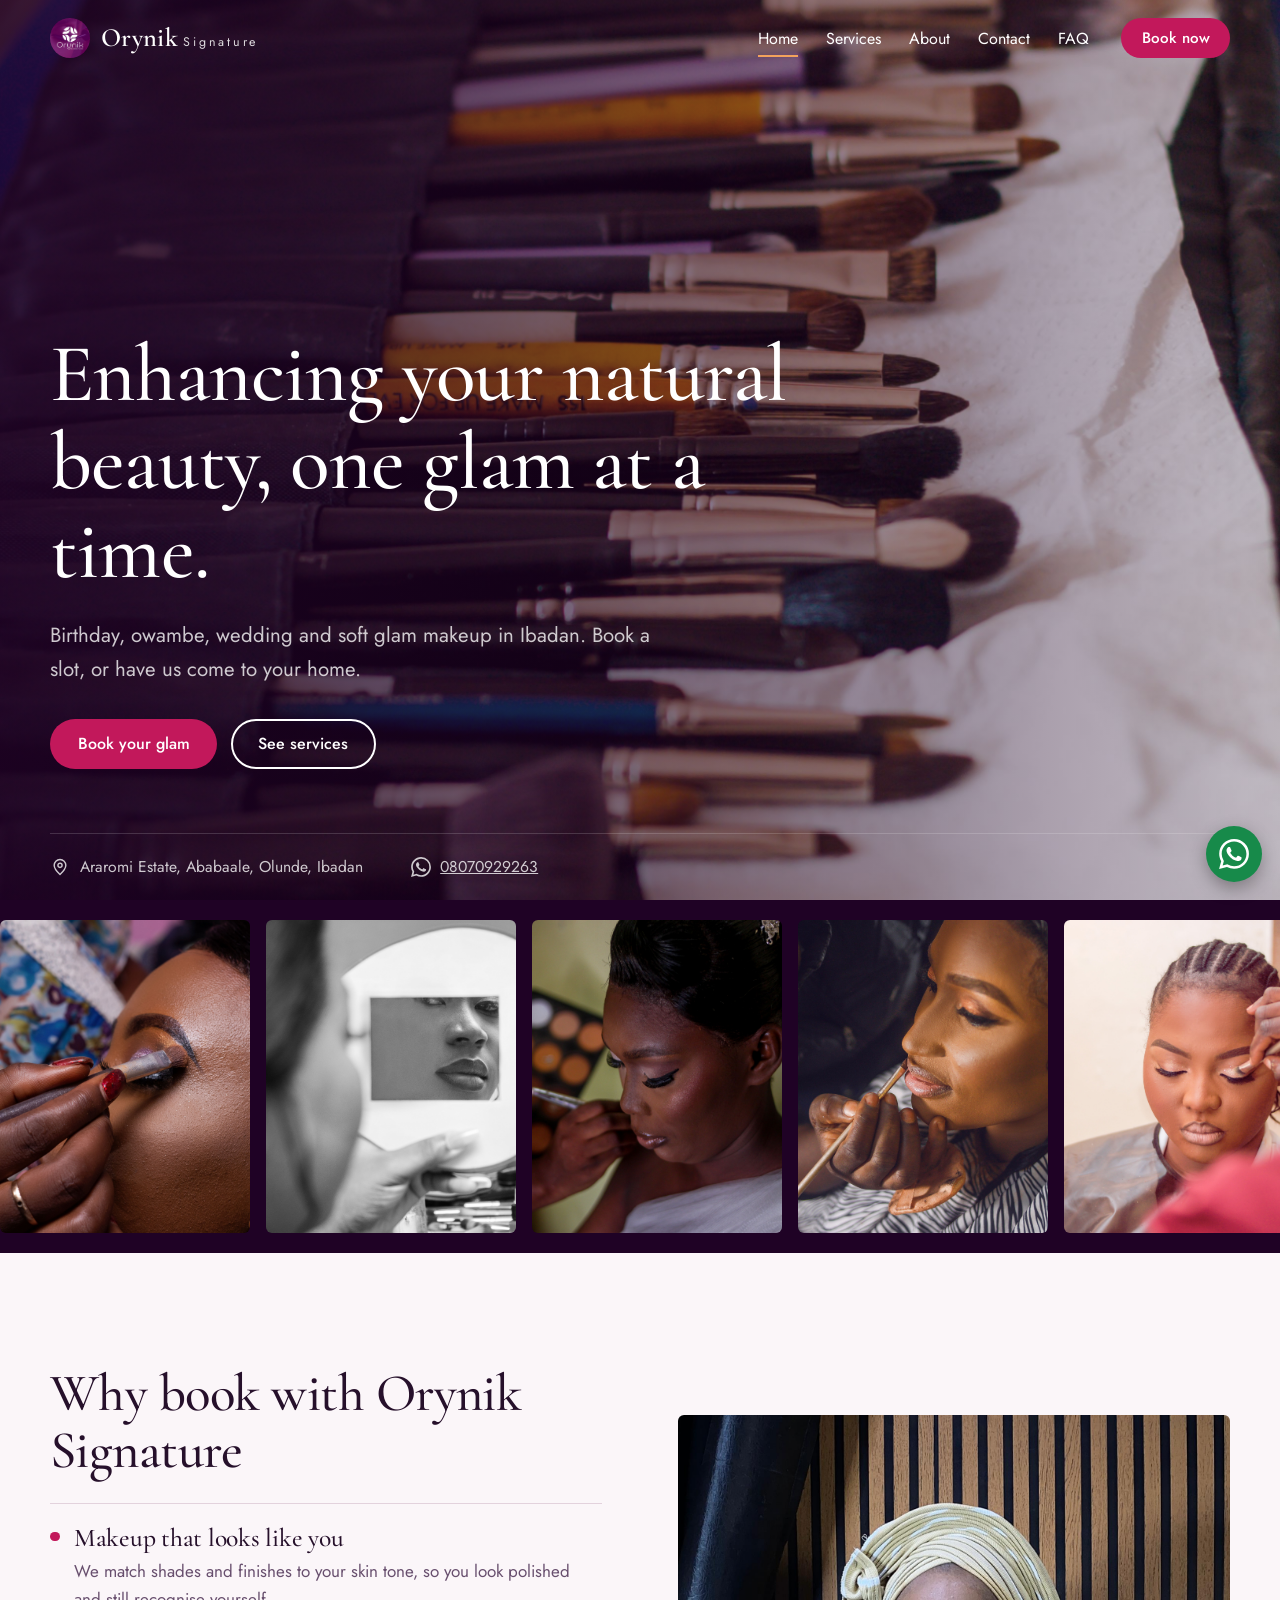
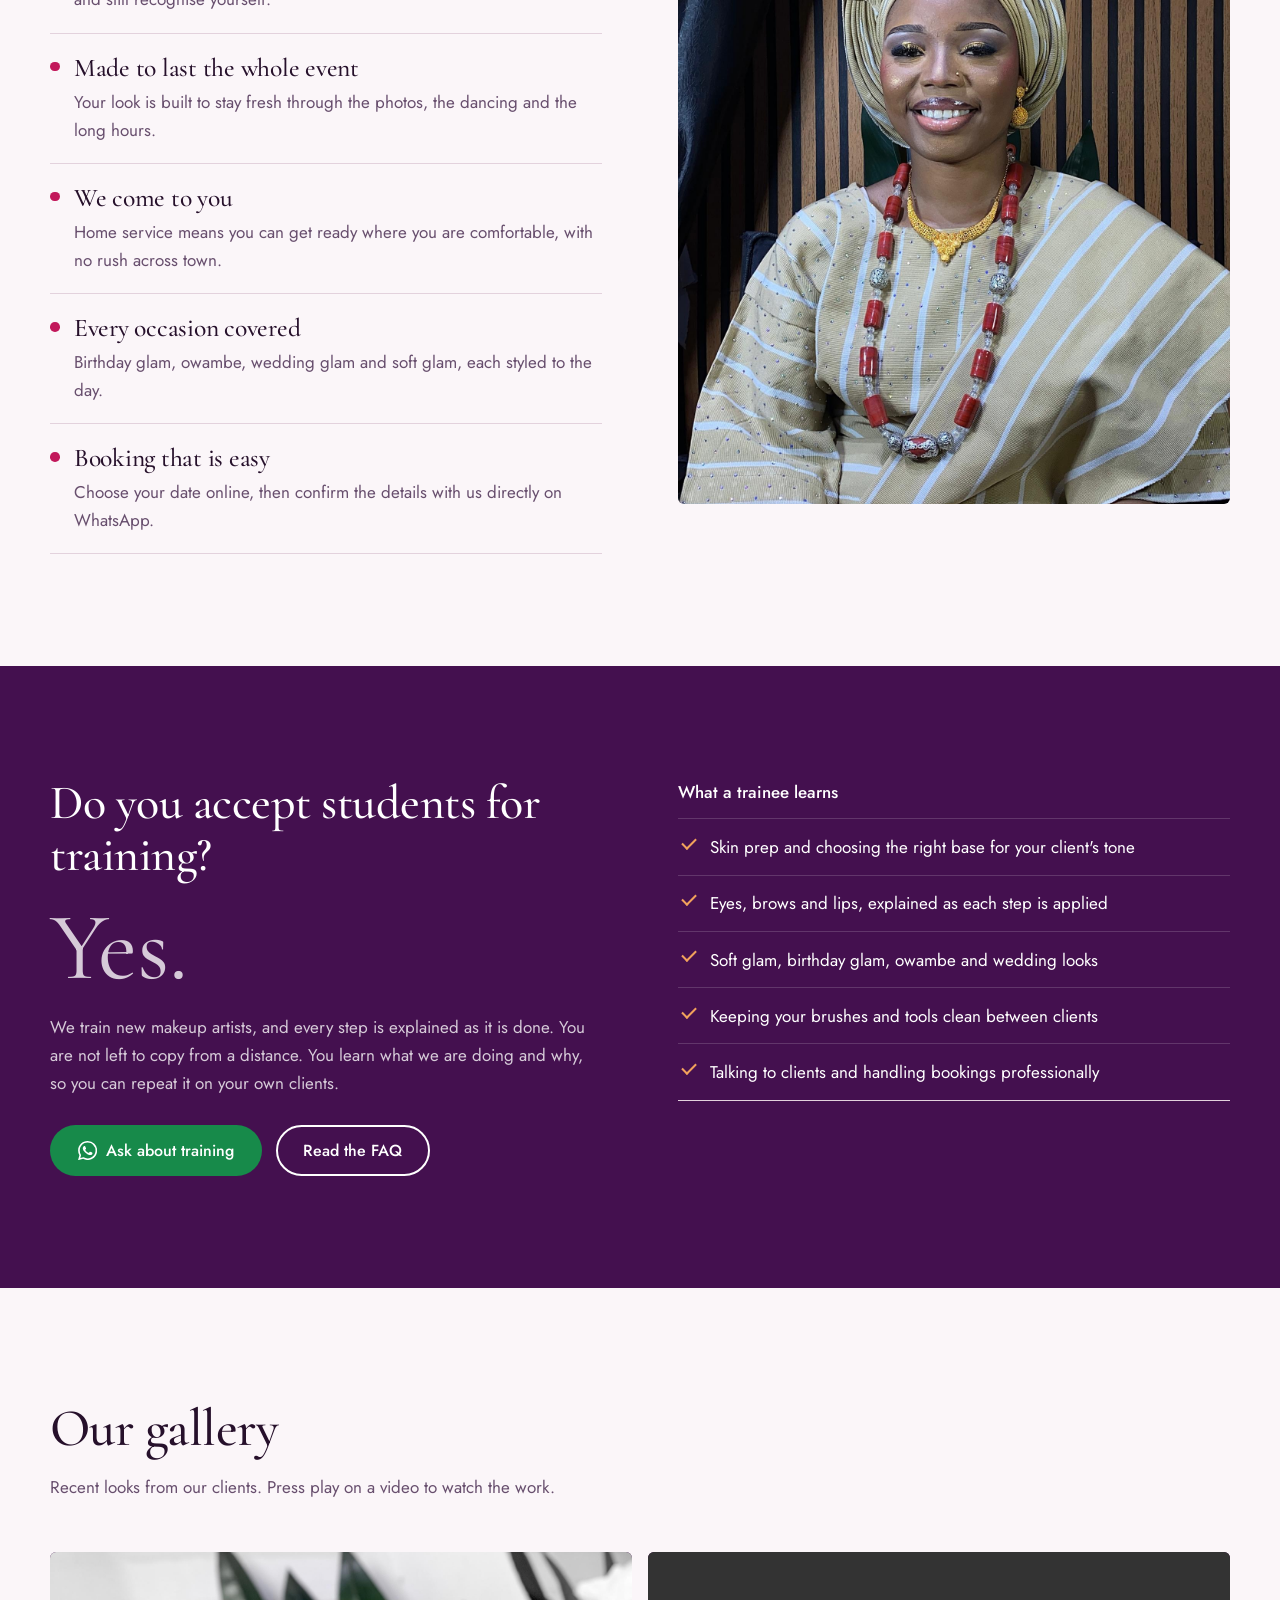
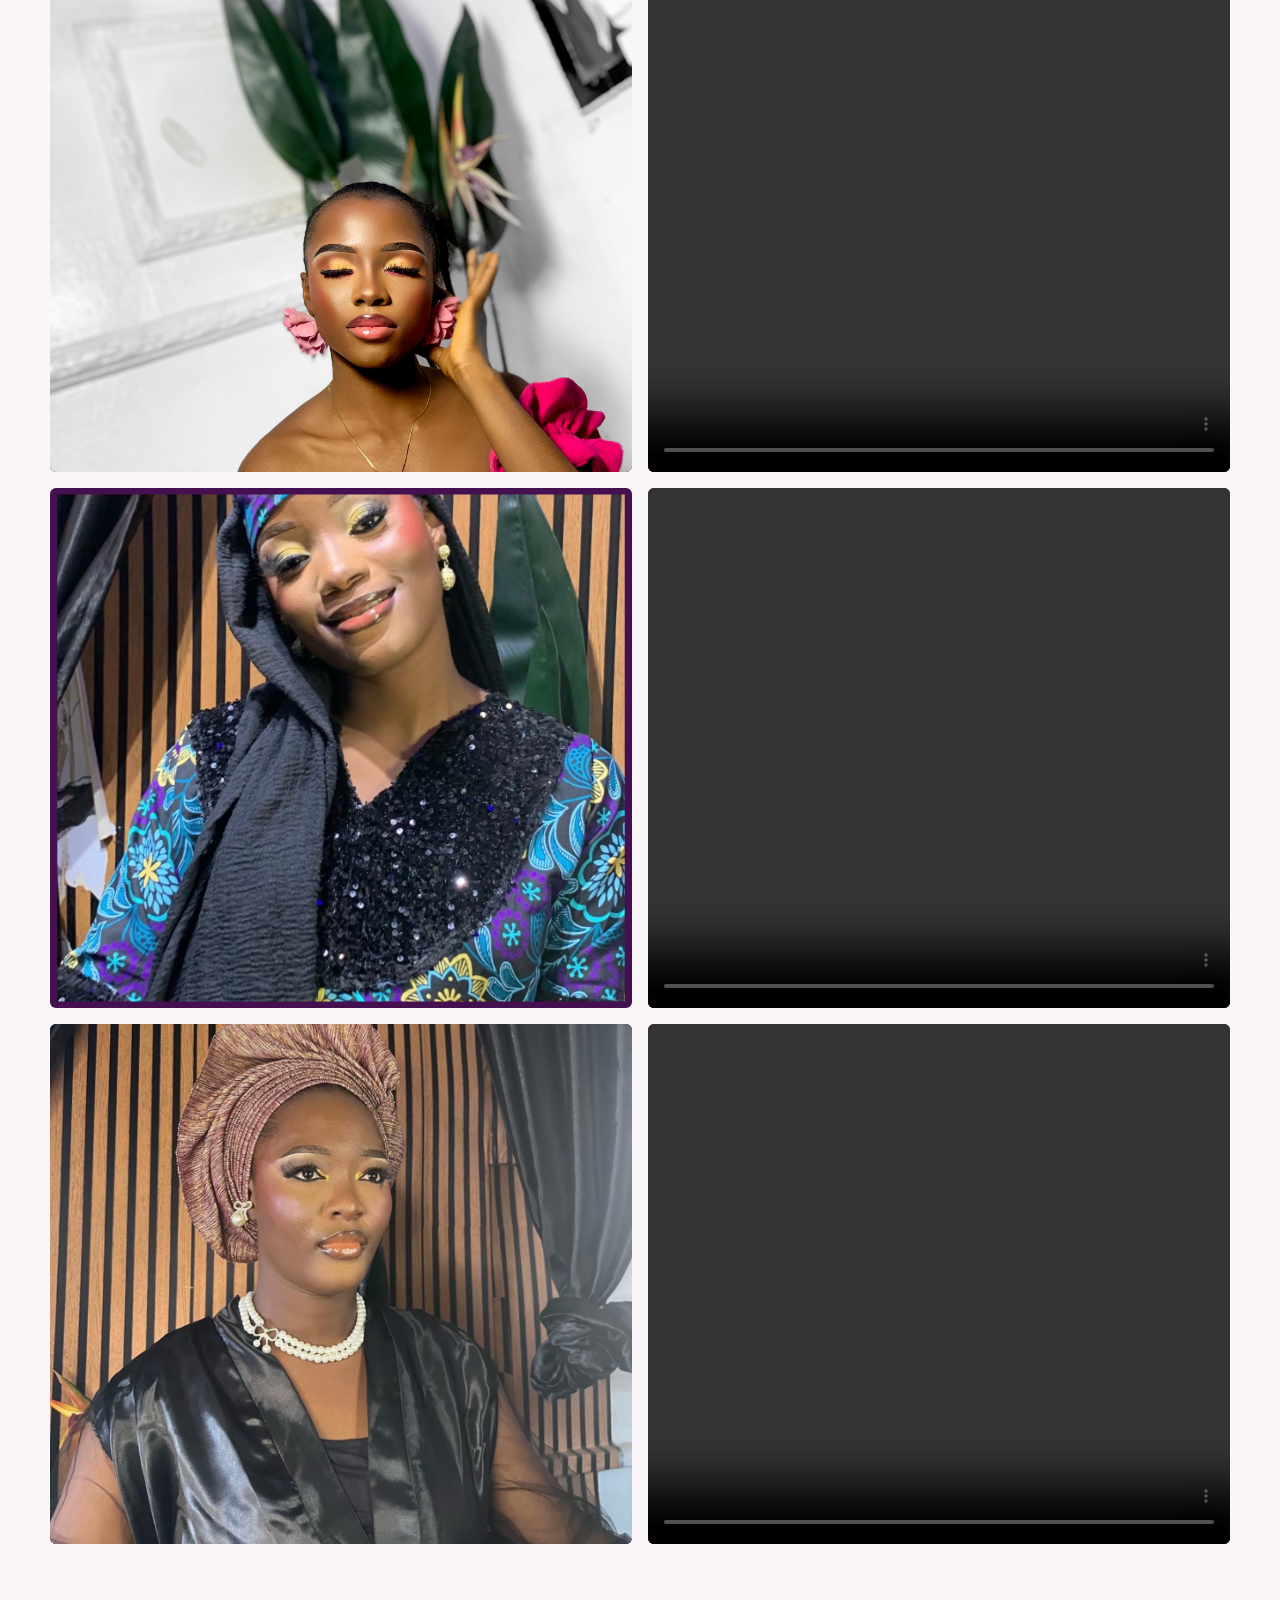
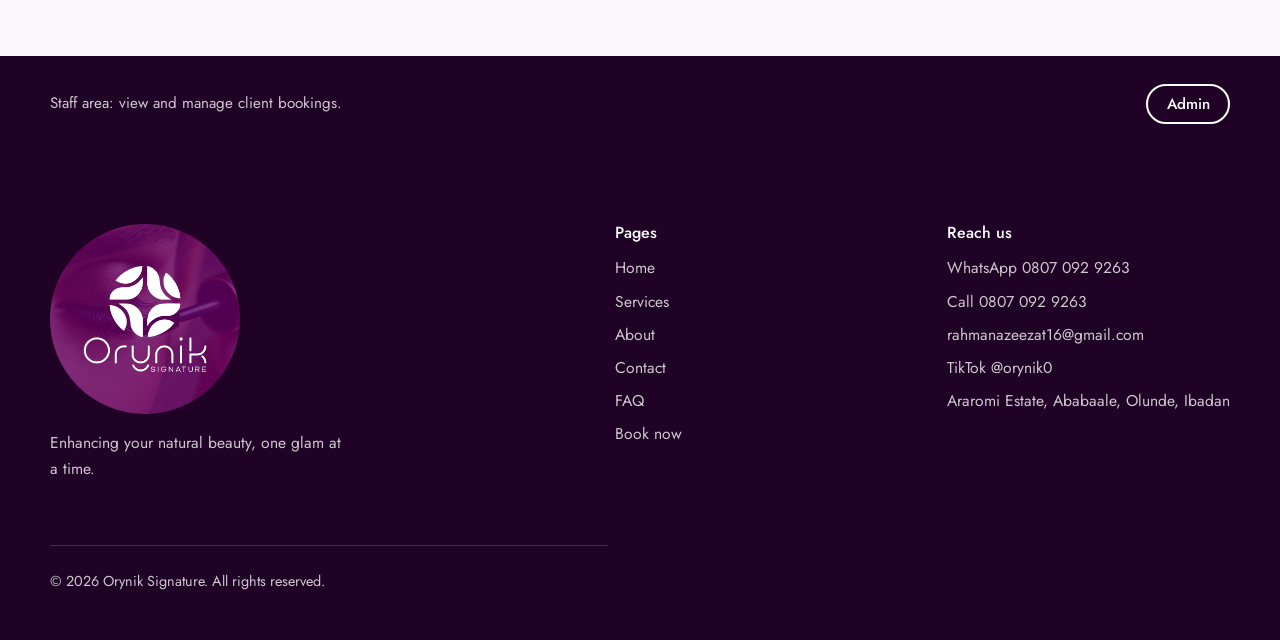
<file: index.html>
<!DOCTYPE html>
<html lang="en">
<head>
<meta charset="utf-8">
<meta name="viewport" content="width=device-width, initial-scale=1">
<title>Orynik Signature | Makeup artist in Ibadan</title>
<meta name="description" content="Orynik Signature offers birthday glam, owambe, wedding glam, soft glam and home service makeup in Ibadan. Book online.">
<meta name="theme-color" content="#2e0636">
<meta property="og:title" content="Orynik Signature | Makeup artist in Ibadan">
<meta property="og:description" content="Orynik Signature offers birthday glam, owambe, wedding glam, soft glam and home service makeup in Ibadan. Book online.">
<meta property="og:image" content="flyer.jpg">
<link rel="icon" href="logo.jpg" type="image/jpeg">
<link rel="preconnect" href="https://fonts.googleapis.com">
<link rel="preconnect" href="https://fonts.gstatic.com" crossorigin>
<link href="https://fonts.googleapis.com/css2?family=Cormorant+Garamond:ital,wght@0,500;0,600;1,500&family=Jost:wght@300;400;500&display=swap" rel="stylesheet">
<link rel="stylesheet" href="style.css">
</head>
<body class="">
<svg width="0" height="0" style="position:absolute" aria-hidden="true" focusable="false">
  <symbol id="i-wa" viewBox="0 0 24 24"><path d="M17.472 14.382c-.297-.149-1.758-.867-2.03-.967-.273-.099-.471-.148-.67.15-.197.297-.767.966-.94 1.164-.173.199-.347.223-.644.075-.297-.15-1.255-.463-2.39-1.475-.883-.788-1.48-1.761-1.653-2.059-.173-.297-.018-.458.13-.606.134-.133.298-.347.446-.52.149-.174.198-.298.298-.497.099-.198.05-.371-.025-.52-.075-.149-.669-1.612-.916-2.207-.242-.579-.487-.5-.669-.51-.173-.008-.371-.01-.57-.01-.198 0-.52.074-.792.372-.272.297-1.04 1.016-1.04 2.479 0 1.462 1.065 2.875 1.213 3.074.149.198 2.096 3.2 5.077 4.487.709.306 1.262.489 1.694.625.712.227 1.36.195 1.871.118.571-.085 1.758-.719 2.006-1.413.248-.694.248-1.289.173-1.413-.074-.124-.272-.198-.57-.347m-5.421 7.403h-.004a9.87 9.87 0 01-5.031-1.378l-.361-.214-3.741.982.998-3.648-.235-.374a9.86 9.86 0 01-1.51-5.26c.001-5.45 4.436-9.884 9.888-9.884 2.64 0 5.122 1.03 6.988 2.898a9.825 9.825 0 012.893 6.994c-.003 5.45-4.437 9.884-9.885 9.884m8.413-18.297A11.815 11.815 0 0012.05 0C5.495 0 .16 5.335.157 11.892c0 2.096.547 4.142 1.588 5.945L.057 24l6.305-1.654a11.882 11.882 0 005.683 1.448h.005c6.554 0 11.89-5.335 11.893-11.893a11.821 11.821 0 00-3.48-8.413Z"/></symbol>
  <symbol id="i-tt" viewBox="0 0 24 24"><path d="M12.525.02c1.31-.02 2.61-.01 3.91-.02.08 1.53.63 3.09 1.75 4.17 1.12 1.11 2.7 1.62 4.24 1.79v4.03c-1.44-.05-2.89-.35-4.2-.97-.57-.26-1.1-.59-1.62-.93-.01 2.92.01 5.84-.02 8.75-.08 1.4-.54 2.79-1.35 3.94-1.31 1.92-3.58 3.17-5.91 3.21-1.43.08-2.86-.31-4.08-1.03-2.02-1.19-3.44-3.37-3.65-5.71-.02-.5-.03-1-.01-1.49.18-1.9 1.12-3.72 2.58-4.96 1.66-1.44 3.98-2.13 6.15-1.72.02 1.48-.04 2.96-.04 4.44-.99-.32-2.15-.23-3.02.37-.63.41-1.11 1.04-1.36 1.75-.21.51-.15 1.07-.14 1.61.24 1.64 1.82 3.02 3.5 2.87 1.12-.01 2.19-.66 2.77-1.61.19-.33.4-.67.41-1.06.1-1.79.06-3.57.07-5.36.01-4.03-.01-8.05.02-12.07z"/></symbol>
  <symbol id="i-mail" viewBox="0 0 24 24"><rect x="3" y="5" width="18" height="14" rx="2"/><path d="m3 7 9 6 9-6"/></symbol>
  <symbol id="i-phone" viewBox="0 0 24 24"><path d="M5 4h4l2 5-2.5 1.5a11 11 0 0 0 5 5L15 13l5 2v4a2 2 0 0 1-2 2A16 16 0 0 1 3 6a2 2 0 0 1 2-2z"/></symbol>
  <symbol id="i-pin" viewBox="0 0 24 24"><path d="M12 21s-7-6.2-7-11a7 7 0 0 1 14 0c0 4.8-7 11-7 11z"/><circle cx="12" cy="10" r="2.5"/></symbol>
</svg>
<a class="skip-link" href="#main">Skip to content</a>
<header class="site-header" id="siteHeader">
  <div class="container site-header__bar">
    <a class="brand" href="index.html" aria-label="Orynik Signature, home">
      <img src="logo.jpg" alt="" loading="lazy" width="40" height="40">
      <span class="brand__name">Orynik<small>Signature</small></span>
    </a>
    <button class="nav-toggle" type="button" aria-expanded="false" aria-controls="primaryNav">
      <span class="nav-toggle__bars"></span><span class="visually-hidden">Menu</span>
    </button>
    <nav class="primary-nav" id="primaryNav" aria-label="Main">
      <ul><li><a href="index.html" aria-current="page">Home</a></li><li><a href="service.html">Services</a></li><li><a href="about.html">About</a></li><li><a href="contact.html">Contact</a></li><li><a href="faq.html">FAQ</a></li></ul>
      <a class="btn btn--primary btn--small" href="booknow.html">Book now</a>
    </nav>
  </div>
</header>
<main id="main">

<section class="hero" aria-labelledby="hero-title">
  <video class="hero__media" data-autoplay muted loop playsinline preload="none" poster="makeup1.jpg" aria-hidden="true">
    <source data-src="15741999-uhd_3840_2160_60fps.mp4" type="video/mp4">
  </video>
  <div class="hero__shade"></div>
  <div class="hero__inner">
    <div class="container">
      <div class="hero__content">
        <h1 id="hero-title">Enhancing your natural beauty, one glam at a time.</h1>
        <p class="hero__lede">Birthday, owambe, wedding and soft glam makeup in Ibadan. Book a slot, or have us come to your home.</p>
        <div class="btn-row">
          <a class="btn btn--primary" href="booknow.html">Book your glam</a>
          <a class="btn btn--ghost" href="service.html">See services</a>
        </div>
      </div>
    </div>
    <div class="container">
      <div class="hero__facts">
        <span><svg class="icon icon--stroke" aria-hidden="true"><use href="#i-pin"/></svg>Araromi Estate, Ababaale, Olunde, Ibadan</span>
        <span><svg class="icon" aria-hidden="true"><use href="#i-wa"/></svg><a href="https://wa.me/2348070929263" target="_blank" rel="noopener">08070929263</a></span>
      </div>
    </div>
  </div>
</section>

<section class="marquee" aria-label="Makeup and beauty tools">
  <div class="marquee__track" data-marquee>
      <div class="marquee__item"><img src="pexels-wayne-fotografias-1812121-11447772.jpg" alt="Close-up of makeup being applied" loading="lazy" width="250" height="312"></div>
      <div class="marquee__item"><img src="pexels-stephanefabricebass-11015104.jpg" alt="Black-and-white beauty portrait" loading="lazy" width="250" height="312"></div>
      <div class="marquee__item"><img src="pexels-chidy-34049570.jpg" alt="Client wearing a soft makeup look" loading="lazy" width="250" height="312"></div>
      <div class="marquee__item"><img src="pexels-chidy-31141635.jpg" alt="Close-up of a makeup artist at work" loading="lazy" width="250" height="312"></div>
      <div class="marquee__item"><img src="pexels-chidy-30576964.jpg" alt="Finished beauty look with natural makeup" loading="lazy" width="250" height="312"></div>
  </div>
</section>

<section class="section" aria-labelledby="why-title">
  <div class="container">
    <div class="split">
      <div class="reasons-intro">
        <h2 id="why-title">Why book with Orynik Signature</h2>
        <ul class="reasons">
          <li><h3>Makeup that looks like you</h3><p>We match shades and finishes to your skin tone, so you look polished and still recognise yourself.</p></li>
          <li><h3>Made to last the whole event</h3><p>Your look is built to stay fresh through the photos, the dancing and the long hours.</p></li>
          <li><h3>We come to you</h3><p>Home service means you can get ready where you are comfortable, with no rush across town.</p></li>
          <li><h3>Every occasion covered</h3><p>Birthday glam, owambe, wedding glam and soft glam, each styled to the day.</p></li>
          <li><h3>Booking that is easy</h3><p>Choose your date online, then confirm the details with us directly on WhatsApp.</p></li>
        </ul>
      </div>
      <div class="split__media split__media--tall">
        <img src="image1.jpg" alt="A client in a gold aso-oke outfit and gele, wearing a warm gold eye look and glossy lips" loading="lazy" width="800" height="1000">
      </div>
    </div>
  </div>
</section>

<section class="section section--deep training" aria-labelledby="training-title">
  <div class="container">
    <div class="split split--top">
      <div>
        <h2 class="training__question" id="training-title">Do you accept students for training?</h2>
        <p class="training__answer">Yes.</p>
        <p>We train new makeup artists, and every step is explained as it is done. You are not left to copy from a distance. You learn what we are doing and why, so you can repeat it on your own clients.</p>
        <div class="btn-row">
          <a class="btn btn--whatsapp" href="https://wa.me/2348070929263?text=Hello%20Orynik%20Signature%2C%20I%20would%20like%20to%20enquire%20about%20makeup%20training." target="_blank" rel="noopener"><svg class="icon" aria-hidden="true"><use href="#i-wa"/></svg>Ask about training</a>
          <a class="btn btn--ghost" href="faq.html">Read the FAQ</a>
        </div>
      </div>
      <div>
        <p style="margin-bottom:.75rem;color:#fff;font-weight:500">What a trainee learns</p>
        <ul class="ticklist ticklist--dark">
          <li>Skin prep and choosing the right base for your client's tone</li>
          <li>Eyes, brows and lips, explained as each step is applied</li>
          <li>Soft glam, birthday glam, owambe and wedding looks</li>
          <li>Keeping your brushes and tools clean between clients</li>
          <li>Talking to clients and handling bookings professionally</li>
        </ul>
      </div>
    </div>
  </div>
</section>

<section class="section" aria-labelledby="gallery-title">
  <div class="container">
    <div class="section__head">
      <h2 id="gallery-title">Our gallery</h2>
      <p>Recent looks from our clients. Press play on a video to watch the work.</p>
    </div>
    <div class="gallery">
      <div class="gallery__row">
        <figure class="gallery__item" style="margin:0"><img src="image2.jpg" alt="Client wearing a polished glam makeup look" loading="lazy" width="900" height="1200"></figure>
        <div class="gallery__item"><video data-exclusive controls preload="metadata" playsinline><source src="vid1.mp4" type="video/mp4"></video></div>
      </div>
      <div class="gallery__row">
        <figure class="gallery__item" style="margin:0"><img src="image3.PNG" alt="Client in a blue patterned headscarf and dark outfit, wearing glam makeup" loading="lazy" width="900" height="1200"></figure>
        <div class="gallery__item"><video data-exclusive controls preload="metadata" playsinline><source src="vid2.mp4" type="video/mp4"></video></div>
      </div>
      <div class="gallery__row">
        <figure class="gallery__item" style="margin:0"><img src="image4.PNG" alt="Client in a rose-gold gele with bridal makeup" loading="lazy" width="900" height="1200"></figure>
        <div class="gallery__item"><video data-exclusive controls preload="metadata" playsinline><source src="vid3.mp4" type="video/mp4"></video></div>
      </div>
    </div>
  </div>
</section>

<section class="admin-strip" aria-label="Staff area">
  <div class="container admin-strip__inner">
    <p>Staff area: view and manage client bookings.</p>
    <a class="btn btn--ghost btn--small" href="admin.html">Admin</a>
  </div>
</section>

</main>
<footer class="site-footer">
  <div class="container">
    <div class="site-footer__grid">
      <div class="site-footer__brand">
        <img src="logo.jpg" alt="Orynik Signature" loading="lazy" width="190" height="190">
        <p>Enhancing your natural beauty, one glam at a time.</p>
      </div>
      <div>
        <h2>Pages</h2>
        <ul>
          <li><a href="index.html">Home</a></li><li><a href="service.html">Services</a></li>
          <li><a href="about.html">About</a></li><li><a href="contact.html">Contact</a></li>
          <li><a href="faq.html">FAQ</a></li><li><a href="booknow.html">Book now</a></li>
        </ul>
      </div>
      <div>
        <h2>Reach us</h2>
        <ul>
          <li><a href="https://wa.me/2348070929263" target="_blank" rel="noopener">WhatsApp 0807 092 9263</a></li>
          <li><a href="tel:08070929263">Call 0807 092 9263</a></li>
          <li><a href="mailto:rahmanazeezat16@gmail.com">rahmanazeezat16@gmail.com</a></li>
          <li><a href="https://www.tiktok.com/@orynik0" target="_blank" rel="noopener">TikTok @orynik0</a></li>
          <li>Araromi Estate, Ababaale, Olunde, Ibadan</li>
        </ul>
      </div>
    </div>
    <p class="site-footer__legal">&copy; <span id="year">2026</span> Orynik Signature. All rights reserved.</p>
  </div>
</footer>
<a class="wa-float" href="https://wa.me/2348070929263?text=Hello%20Orynik%20Signature%2C%20I%20would%20like%20to%20make%20an%20enquiry." target="_blank" rel="noopener" aria-label="Chat with Orynik Signature on WhatsApp">
  <svg aria-hidden="true"><use href="#i-wa"/></svg>
</a>
<script src="config.js"></script>
<script src="main.js"></script>
</body>
</html>
</file>
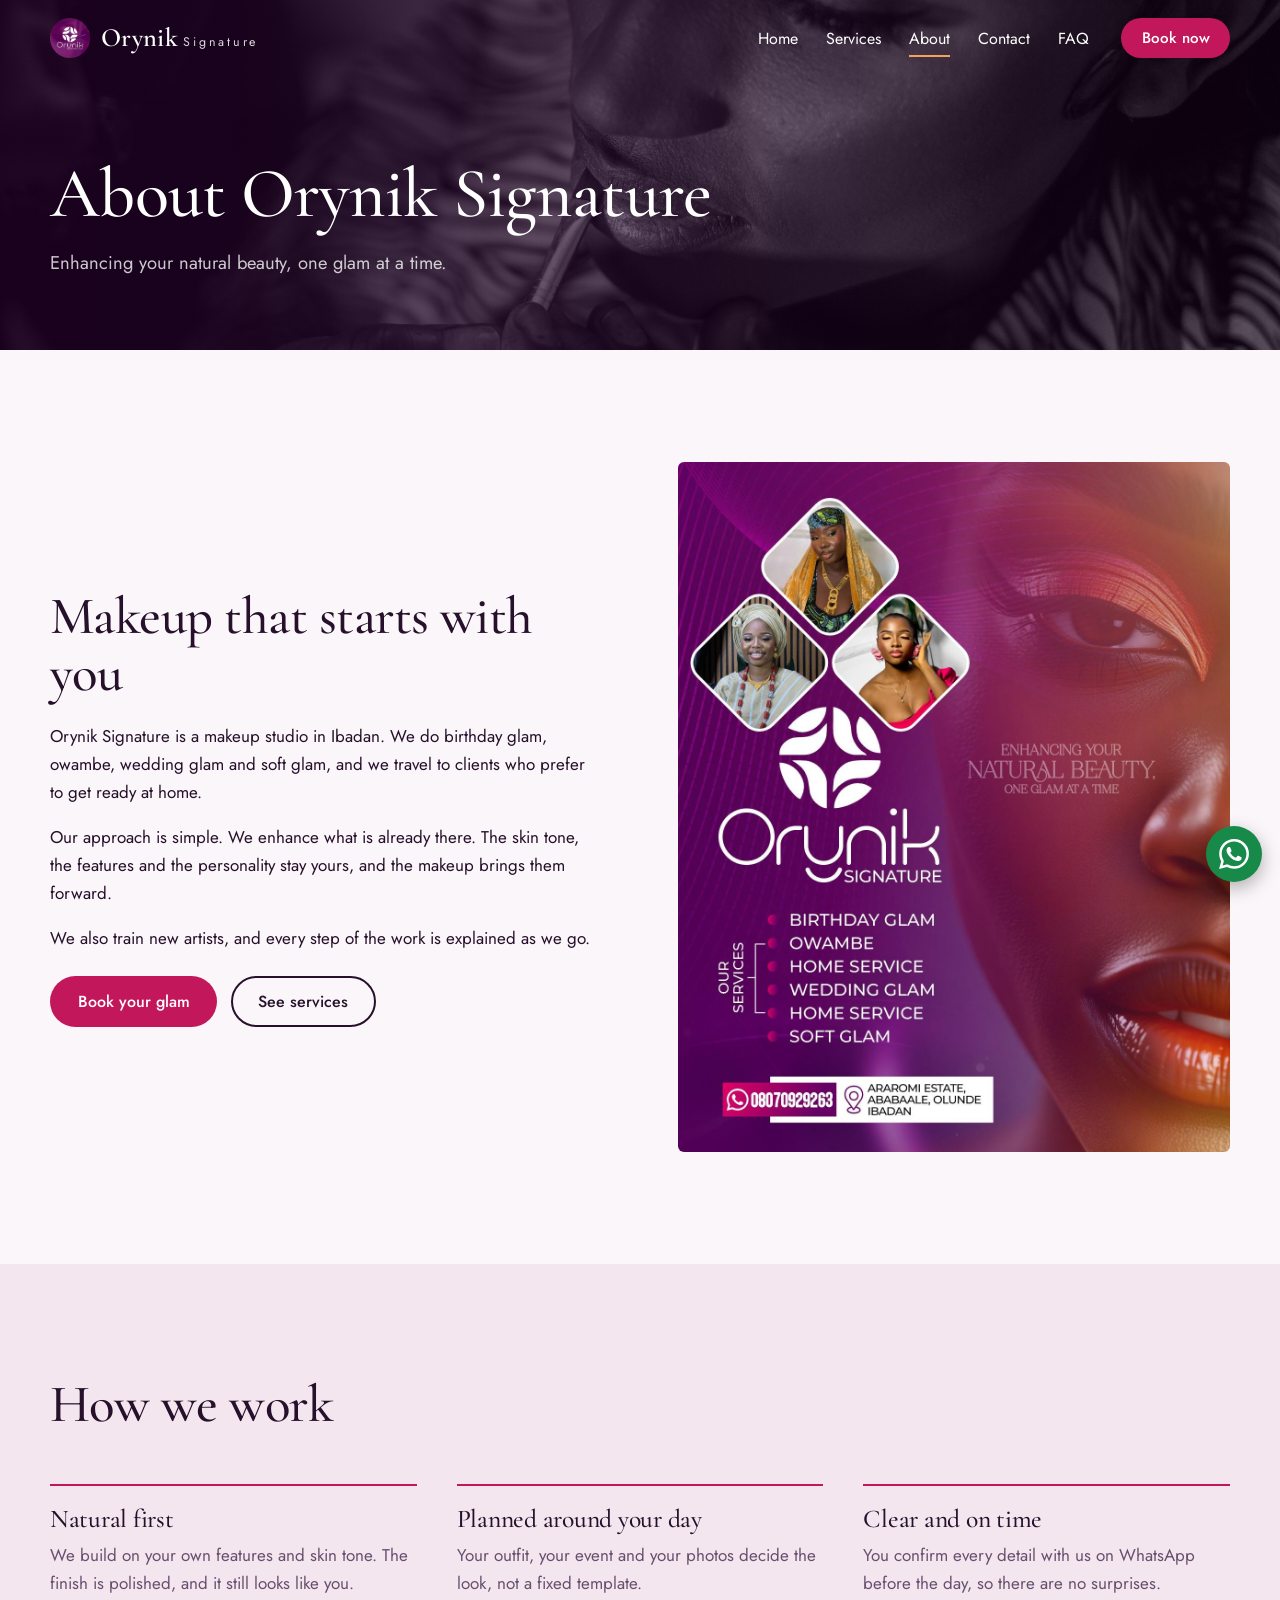
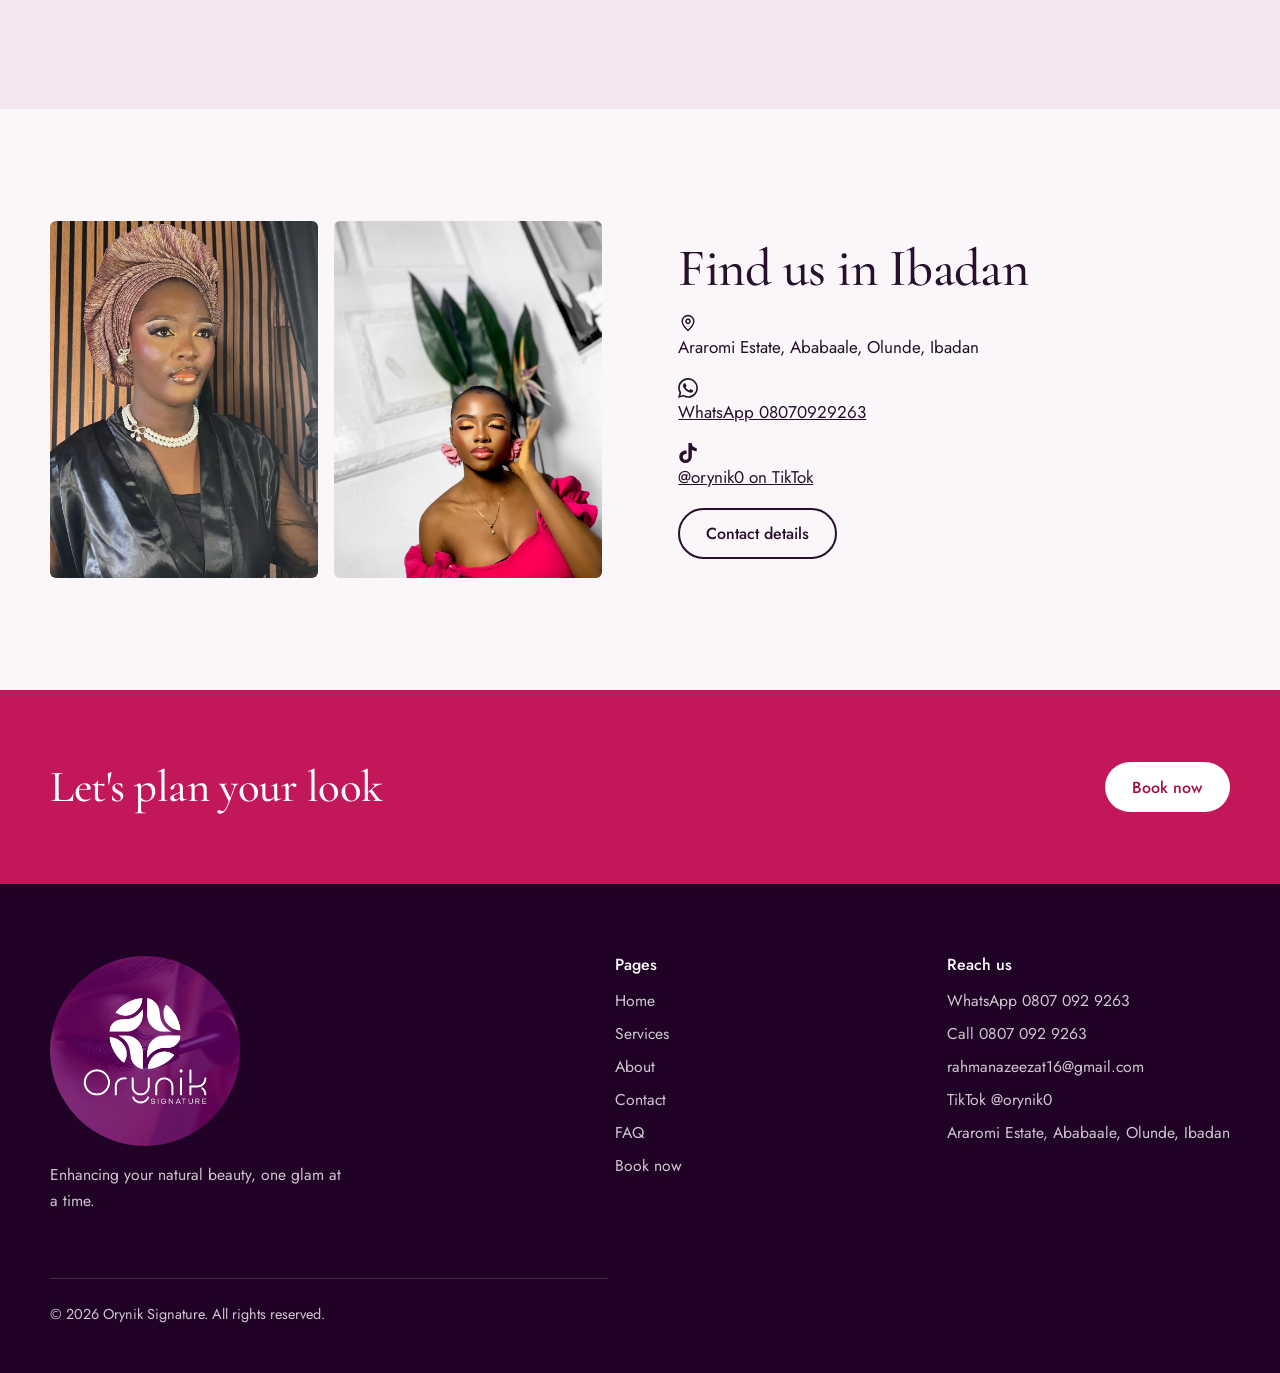
<file: about.html>
<!DOCTYPE html>
<html lang="en">
<head>
<meta charset="utf-8">
<meta name="viewport" content="width=device-width, initial-scale=1">
<title>About | Orynik Signature</title>
<meta name="description" content="Learn about Orynik Signature, a makeup studio in Ibadan enhancing natural beauty one glam at a time.">
<meta name="theme-color" content="#2e0636">
<meta property="og:title" content="About | Orynik Signature">
<meta property="og:description" content="Learn about Orynik Signature, a makeup studio in Ibadan enhancing natural beauty one glam at a time.">
<meta property="og:image" content="flyer.jpg">
<link rel="icon" href="logo.jpg" type="image/jpeg">
<link rel="preconnect" href="https://fonts.googleapis.com">
<link rel="preconnect" href="https://fonts.gstatic.com" crossorigin>
<link href="https://fonts.googleapis.com/css2?family=Cormorant+Garamond:ital,wght@0,500;0,600;1,500&family=Jost:wght@300;400;500&display=swap" rel="stylesheet">
<link rel="stylesheet" href="style.css">
</head>
<body class="">
<svg width="0" height="0" style="position:absolute" aria-hidden="true" focusable="false">
  <symbol id="i-wa" viewBox="0 0 24 24"><path d="M17.472 14.382c-.297-.149-1.758-.867-2.03-.967-.273-.099-.471-.148-.67.15-.197.297-.767.966-.94 1.164-.173.199-.347.223-.644.075-.297-.15-1.255-.463-2.39-1.475-.883-.788-1.48-1.761-1.653-2.059-.173-.297-.018-.458.13-.606.134-.133.298-.347.446-.52.149-.174.198-.298.298-.497.099-.198.05-.371-.025-.52-.075-.149-.669-1.612-.916-2.207-.242-.579-.487-.5-.669-.51-.173-.008-.371-.01-.57-.01-.198 0-.52.074-.792.372-.272.297-1.04 1.016-1.04 2.479 0 1.462 1.065 2.875 1.213 3.074.149.198 2.096 3.2 5.077 4.487.709.306 1.262.489 1.694.625.712.227 1.36.195 1.871.118.571-.085 1.758-.719 2.006-1.413.248-.694.248-1.289.173-1.413-.074-.124-.272-.198-.57-.347m-5.421 7.403h-.004a9.87 9.87 0 01-5.031-1.378l-.361-.214-3.741.982.998-3.648-.235-.374a9.86 9.86 0 01-1.51-5.26c.001-5.45 4.436-9.884 9.888-9.884 2.64 0 5.122 1.03 6.988 2.898a9.825 9.825 0 012.893 6.994c-.003 5.45-4.437 9.884-9.885 9.884m8.413-18.297A11.815 11.815 0 0012.05 0C5.495 0 .16 5.335.157 11.892c0 2.096.547 4.142 1.588 5.945L.057 24l6.305-1.654a11.882 11.882 0 005.683 1.448h.005c6.554 0 11.89-5.335 11.893-11.893a11.821 11.821 0 00-3.48-8.413Z"/></symbol>
  <symbol id="i-tt" viewBox="0 0 24 24"><path d="M12.525.02c1.31-.02 2.61-.01 3.91-.02.08 1.53.63 3.09 1.75 4.17 1.12 1.11 2.7 1.62 4.24 1.79v4.03c-1.44-.05-2.89-.35-4.2-.97-.57-.26-1.1-.59-1.62-.93-.01 2.92.01 5.84-.02 8.75-.08 1.4-.54 2.79-1.35 3.94-1.31 1.92-3.58 3.17-5.91 3.21-1.43.08-2.86-.31-4.08-1.03-2.02-1.19-3.44-3.37-3.65-5.71-.02-.5-.03-1-.01-1.49.18-1.9 1.12-3.72 2.58-4.96 1.66-1.44 3.98-2.13 6.15-1.72.02 1.48-.04 2.96-.04 4.44-.99-.32-2.15-.23-3.02.37-.63.41-1.11 1.04-1.36 1.75-.21.51-.15 1.07-.14 1.61.24 1.64 1.82 3.02 3.5 2.87 1.12-.01 2.19-.66 2.77-1.61.19-.33.4-.67.41-1.06.1-1.79.06-3.57.07-5.36.01-4.03-.01-8.05.02-12.07z"/></symbol>
  <symbol id="i-mail" viewBox="0 0 24 24"><rect x="3" y="5" width="18" height="14" rx="2"/><path d="m3 7 9 6 9-6"/></symbol>
  <symbol id="i-phone" viewBox="0 0 24 24"><path d="M5 4h4l2 5-2.5 1.5a11 11 0 0 0 5 5L15 13l5 2v4a2 2 0 0 1-2 2A16 16 0 0 1 3 6a2 2 0 0 1 2-2z"/></symbol>
  <symbol id="i-pin" viewBox="0 0 24 24"><path d="M12 21s-7-6.2-7-11a7 7 0 0 1 14 0c0 4.8-7 11-7 11z"/><circle cx="12" cy="10" r="2.5"/></symbol>
</svg>
<a class="skip-link" href="#main">Skip to content</a>
<header class="site-header" id="siteHeader">
  <div class="container site-header__bar">
    <a class="brand" href="index.html" aria-label="Orynik Signature, home">
      <img src="logo.jpg" alt="" loading="lazy" width="40" height="40">
      <span class="brand__name">Orynik<small>Signature</small></span>
    </a>
    <button class="nav-toggle" type="button" aria-expanded="false" aria-controls="primaryNav">
      <span class="nav-toggle__bars"></span><span class="visually-hidden">Menu</span>
    </button>
    <nav class="primary-nav" id="primaryNav" aria-label="Main">
      <ul><li><a href="index.html">Home</a></li><li><a href="service.html">Services</a></li><li><a href="about.html" aria-current="page">About</a></li><li><a href="contact.html">Contact</a></li><li><a href="faq.html">FAQ</a></li></ul>
      <a class="btn btn--primary btn--small" href="booknow.html">Book now</a>
    </nav>
  </div>
</header>
<main id="main">

<section class="page-head page-head--about on-dark" aria-labelledby="about-title">
  <div class="container">
    <h1 id="about-title">About Orynik Signature</h1>
    <p>Enhancing your natural beauty, one glam at a time.</p>
  </div>
</section>

<section class="section" aria-labelledby="story-title">
  <div class="container">
    <div class="split">
      <div>
        <h2 id="story-title">Makeup that starts with you</h2>
        <p style="margin-top:1.25rem">Orynik Signature is a makeup studio in Ibadan. We do birthday glam, owambe, wedding glam and soft glam, and we travel to clients who prefer to get ready at home.</p>
        <p>Our approach is simple. We enhance what is already there. The skin tone, the features and the personality stay yours, and the makeup brings them forward.</p>
        <p>We also train new artists, and every step of the work is explained as we go.</p>
        <div class="btn-row" style="margin-top:1.5rem">
          <a class="btn btn--primary" href="booknow.html">Book your glam</a>
          <a class="btn btn--ghost-dark" href="service.html">See services</a>
        </div>
      </div>
      <div class="split__media"><img src="flyer.jpg" alt="Orynik Signature flyer with the logo, the list of services and the studio address" loading="lazy" width="1200" height="1500"></div>
    </div>
  </div>
</section>

<section class="section section--blush" aria-labelledby="values-title">
  <div class="container">
    <div class="section__head"><h2 id="values-title">How we work</h2></div>
    <div class="principles">
      <div><h3>Natural first</h3><p>We build on your own features and skin tone. The finish is polished, and it still looks like you.</p></div>
      <div><h3>Planned around your day</h3><p>Your outfit, your event and your photos decide the look, not a fixed template.</p></div>
      <div><h3>Clear and on time</h3><p>You confirm every detail with us on WhatsApp before the day, so there are no surprises.</p></div>
    </div>
  </div>
</section>

<section class="section" aria-labelledby="work-title">
  <div class="container">
    <div class="split">
      <div class="photo-pair">
        <img src="image4.PNG" alt="Bridal makeup with a gold gele and coral beads" loading="lazy" width="600" height="800">
        <img src="image2.jpg" alt="Soft glam with peach and gold eyeshadow" loading="lazy" width="600" height="800">
      </div>
      <div>
        <h2 id="work-title">Find us in Ibadan</h2>
        <p style="margin-top:1rem"><svg class="icon icon--stroke" aria-hidden="true"><use href="#i-pin"/></svg> Araromi Estate, Ababaale, Olunde, Ibadan</p>
        <p><svg class="icon" aria-hidden="true"><use href="#i-wa"/></svg> <a href="https://wa.me/2348070929263" target="_blank" rel="noopener">WhatsApp 08070929263</a></p>
        <p><svg class="icon" aria-hidden="true"><use href="#i-tt"/></svg> <a href="https://www.tiktok.com/@orynik0" target="_blank" rel="noopener">@orynik0 on TikTok</a></p>
        <a class="btn btn--ghost-dark" href="contact.html">Contact details</a>
      </div>
    </div>
  </div>
</section>

<section class="cta-band">
  <div class="container cta-band__inner">
    <h2>Let's plan your look</h2>
    <a class="btn btn--light" href="booknow.html">Book now</a>
  </div>
</section>

</main>
<footer class="site-footer">
  <div class="container">
    <div class="site-footer__grid">
      <div class="site-footer__brand">
        <img src="logo.jpg" alt="Orynik Signature" loading="lazy" width="190" height="190">
        <p>Enhancing your natural beauty, one glam at a time.</p>
      </div>
      <div>
        <h2>Pages</h2>
        <ul>
          <li><a href="index.html">Home</a></li><li><a href="service.html">Services</a></li>
          <li><a href="about.html">About</a></li><li><a href="contact.html">Contact</a></li>
          <li><a href="faq.html">FAQ</a></li><li><a href="booknow.html">Book now</a></li>
        </ul>
      </div>
      <div>
        <h2>Reach us</h2>
        <ul>
          <li><a href="https://wa.me/2348070929263" target="_blank" rel="noopener">WhatsApp 0807 092 9263</a></li>
          <li><a href="tel:08070929263">Call 0807 092 9263</a></li>
          <li><a href="mailto:rahmanazeezat16@gmail.com">rahmanazeezat16@gmail.com</a></li>
          <li><a href="https://www.tiktok.com/@orynik0" target="_blank" rel="noopener">TikTok @orynik0</a></li>
          <li>Araromi Estate, Ababaale, Olunde, Ibadan</li>
        </ul>
      </div>
    </div>
    <p class="site-footer__legal">&copy; <span id="year">2026</span> Orynik Signature. All rights reserved.</p>
  </div>
</footer>
<a class="wa-float" href="https://wa.me/2348070929263?text=Hello%20Orynik%20Signature%2C%20I%20would%20like%20to%20make%20an%20enquiry." target="_blank" rel="noopener" aria-label="Chat with Orynik Signature on WhatsApp">
  <svg aria-hidden="true"><use href="#i-wa"/></svg>
</a>
<script src="config.js"></script>
<script src="main.js"></script>
</body>
</html>
</file>
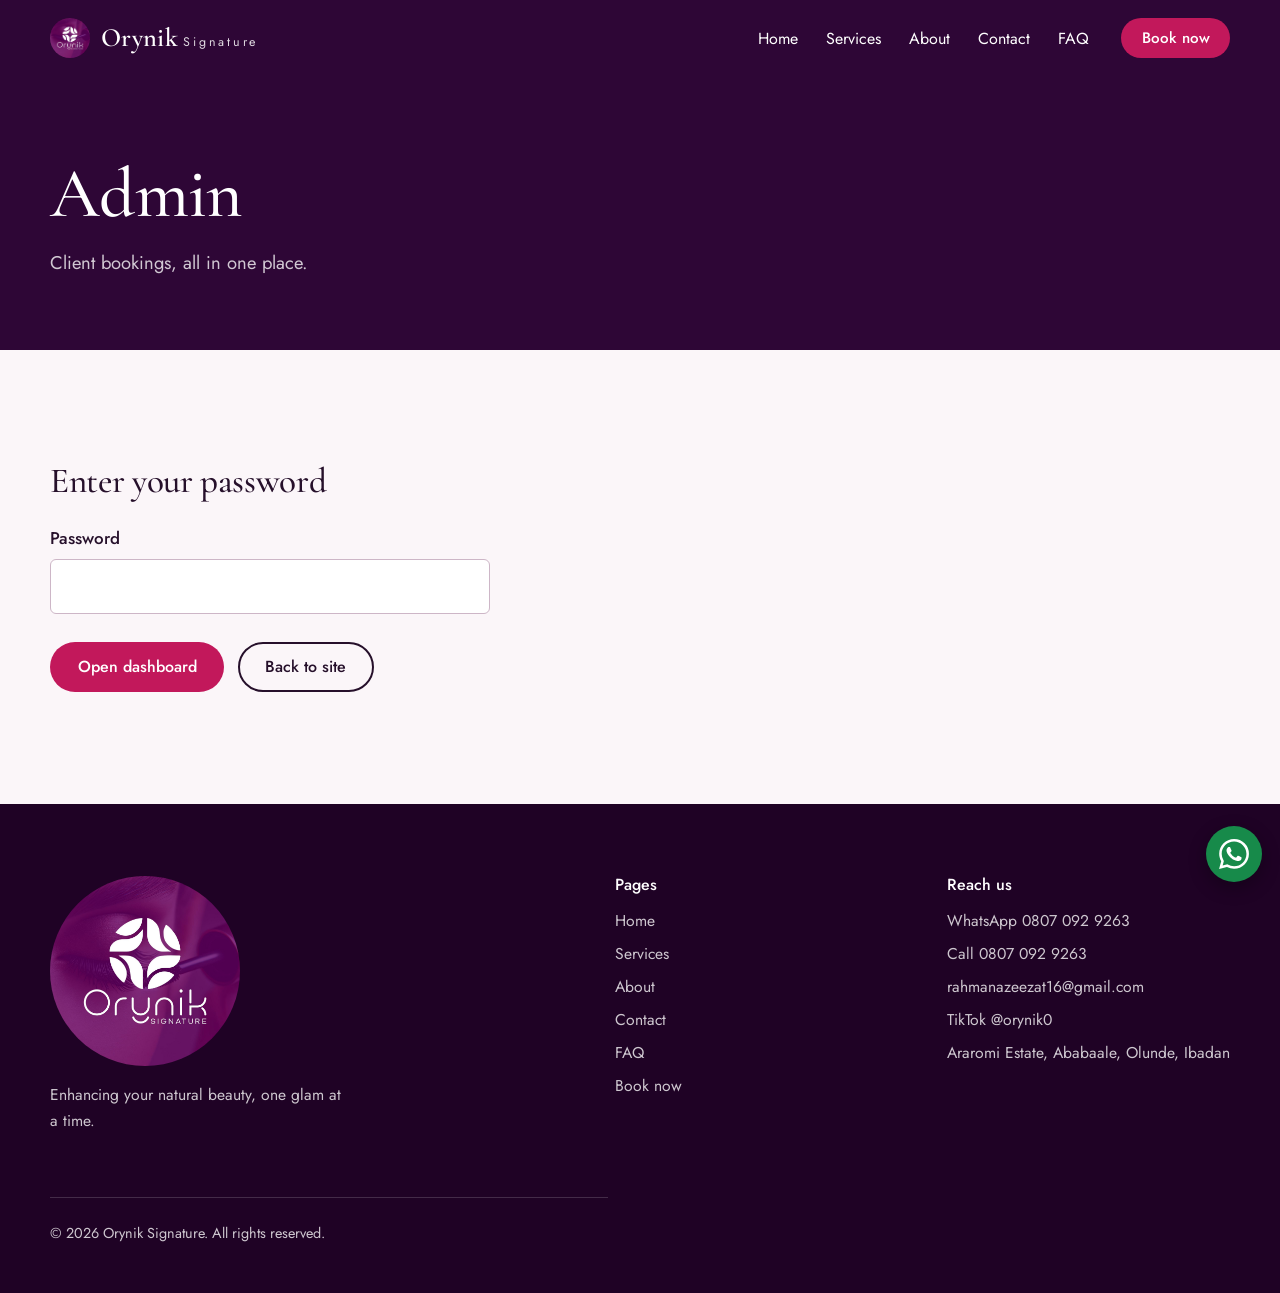
<file: admin.html>
<!DOCTYPE html>
<html lang="en">
<head>
<meta charset="utf-8">
<meta name="viewport" content="width=device-width, initial-scale=1">
<title>Admin | Orynik Signature</title>
<meta name="description" content="Orynik Signature admin area.">
<meta name="theme-color" content="#2e0636">
<meta name="robots" content="noindex, nofollow">
<meta property="og:title" content="Admin | Orynik Signature">
<meta property="og:description" content="Orynik Signature admin area.">
<meta property="og:image" content="flyer.jpg">
<link rel="icon" href="logo.jpg" type="image/jpeg">
<link rel="preconnect" href="https://fonts.googleapis.com">
<link rel="preconnect" href="https://fonts.gstatic.com" crossorigin>
<link href="https://fonts.googleapis.com/css2?family=Cormorant+Garamond:ital,wght@0,500;0,600;1,500&family=Jost:wght@300;400;500&display=swap" rel="stylesheet">
<link rel="stylesheet" href="style.css">
</head>
<body class="">
<svg width="0" height="0" style="position:absolute" aria-hidden="true" focusable="false">
  <symbol id="i-wa" viewBox="0 0 24 24"><path d="M17.472 14.382c-.297-.149-1.758-.867-2.03-.967-.273-.099-.471-.148-.67.15-.197.297-.767.966-.94 1.164-.173.199-.347.223-.644.075-.297-.15-1.255-.463-2.39-1.475-.883-.788-1.48-1.761-1.653-2.059-.173-.297-.018-.458.13-.606.134-.133.298-.347.446-.52.149-.174.198-.298.298-.497.099-.198.05-.371-.025-.52-.075-.149-.669-1.612-.916-2.207-.242-.579-.487-.5-.669-.51-.173-.008-.371-.01-.57-.01-.198 0-.52.074-.792.372-.272.297-1.04 1.016-1.04 2.479 0 1.462 1.065 2.875 1.213 3.074.149.198 2.096 3.2 5.077 4.487.709.306 1.262.489 1.694.625.712.227 1.36.195 1.871.118.571-.085 1.758-.719 2.006-1.413.248-.694.248-1.289.173-1.413-.074-.124-.272-.198-.57-.347m-5.421 7.403h-.004a9.87 9.87 0 01-5.031-1.378l-.361-.214-3.741.982.998-3.648-.235-.374a9.86 9.86 0 01-1.51-5.26c.001-5.45 4.436-9.884 9.888-9.884 2.64 0 5.122 1.03 6.988 2.898a9.825 9.825 0 012.893 6.994c-.003 5.45-4.437 9.884-9.885 9.884m8.413-18.297A11.815 11.815 0 0012.05 0C5.495 0 .16 5.335.157 11.892c0 2.096.547 4.142 1.588 5.945L.057 24l6.305-1.654a11.882 11.882 0 005.683 1.448h.005c6.554 0 11.89-5.335 11.893-11.893a11.821 11.821 0 00-3.48-8.413Z"/></symbol>
  <symbol id="i-tt" viewBox="0 0 24 24"><path d="M12.525.02c1.31-.02 2.61-.01 3.91-.02.08 1.53.63 3.09 1.75 4.17 1.12 1.11 2.7 1.62 4.24 1.79v4.03c-1.44-.05-2.89-.35-4.2-.97-.57-.26-1.1-.59-1.62-.93-.01 2.92.01 5.84-.02 8.75-.08 1.4-.54 2.79-1.35 3.94-1.31 1.92-3.58 3.17-5.91 3.21-1.43.08-2.86-.31-4.08-1.03-2.02-1.19-3.44-3.37-3.65-5.71-.02-.5-.03-1-.01-1.49.18-1.9 1.12-3.72 2.58-4.96 1.66-1.44 3.98-2.13 6.15-1.72.02 1.48-.04 2.96-.04 4.44-.99-.32-2.15-.23-3.02.37-.63.41-1.11 1.04-1.36 1.75-.21.51-.15 1.07-.14 1.61.24 1.64 1.82 3.02 3.5 2.87 1.12-.01 2.19-.66 2.77-1.61.19-.33.4-.67.41-1.06.1-1.79.06-3.57.07-5.36.01-4.03-.01-8.05.02-12.07z"/></symbol>
  <symbol id="i-mail" viewBox="0 0 24 24"><rect x="3" y="5" width="18" height="14" rx="2"/><path d="m3 7 9 6 9-6"/></symbol>
  <symbol id="i-phone" viewBox="0 0 24 24"><path d="M5 4h4l2 5-2.5 1.5a11 11 0 0 0 5 5L15 13l5 2v4a2 2 0 0 1-2 2A16 16 0 0 1 3 6a2 2 0 0 1 2-2z"/></symbol>
  <symbol id="i-pin" viewBox="0 0 24 24"><path d="M12 21s-7-6.2-7-11a7 7 0 0 1 14 0c0 4.8-7 11-7 11z"/><circle cx="12" cy="10" r="2.5"/></symbol>
</svg>
<a class="skip-link" href="#main">Skip to content</a>
<header class="site-header" id="siteHeader">
  <div class="container site-header__bar">
    <a class="brand" href="index.html" aria-label="Orynik Signature, home">
      <img src="logo.jpg" alt="" loading="lazy" width="40" height="40">
      <span class="brand__name">Orynik<small>Signature</small></span>
    </a>
    <button class="nav-toggle" type="button" aria-expanded="false" aria-controls="primaryNav">
      <span class="nav-toggle__bars"></span><span class="visually-hidden">Menu</span>
    </button>
    <nav class="primary-nav" id="primaryNav" aria-label="Main">
      <ul><li><a href="index.html">Home</a></li><li><a href="service.html">Services</a></li><li><a href="about.html">About</a></li><li><a href="contact.html">Contact</a></li><li><a href="faq.html">FAQ</a></li></ul>
      <a class="btn btn--primary btn--small" href="booknow.html">Book now</a>
    </nav>
  </div>
</header>
<main id="main">

<section class="page-head on-dark" aria-labelledby="admin-title">
  <div class="container"><h1 id="admin-title">Admin</h1><p>Client bookings, all in one place.</p></div>
</section>
<section class="section">
  <div class="container">

    <div id="loginView">
      <div class="admin-login">
        <h2 style="font-size:2.2rem">Enter your password</h2>
        <form class="form" id="loginForm" novalidate>
          <div class="field">
            <label for="password">Password</label>
            <input id="password" name="password" type="password" autocomplete="current-password" required aria-describedby="loginError">
            <p class="field__error" id="loginError" role="alert"></p>
          </div>
          <div class="btn-row"><button class="btn btn--primary" type="submit">Open dashboard</button><a class="btn btn--ghost-dark" href="index.html">Back to site</a></div>
        </form>
      </div>
    </div>

    <div id="dashView" hidden>
      <div class="admin-bar">
        <h2 style="font-size:2.2rem">Bookings</h2>
        <div class="admin-tools">
          <label class="visually-hidden" for="search">Search bookings</label>
          <input type="search" id="search" placeholder="Search name, phone, service">
          <button class="btn btn--ghost-dark btn--small" type="button" id="exportCsv">Export CSV</button>
          <button class="btn btn--ghost-dark btn--small" type="button" id="logout">Log out</button>
        </div>
      </div>
      <div class="admin-stats">
        <div><strong id="statTotal">0</strong><span>Total</span></div>
        <div><strong id="statPending">0</strong><span>Pending</span></div>
        <div><strong id="statConfirmed">0</strong><span>Confirmed</span></div>
        <div><strong id="statUpcoming">0</strong><span>Upcoming</span></div>
      </div>
      <div class="filter-tabs" role="group" aria-label="Filter by status">
        <button type="button" data-filter="all" aria-pressed="true">All</button>
        <button type="button" data-filter="pending" aria-pressed="false">Pending</button>
        <button type="button" data-filter="confirmed" aria-pressed="false">Confirmed</button>
        <button type="button" data-filter="completed" aria-pressed="false">Completed</button>
        <button type="button" data-filter="cancelled" aria-pressed="false">Cancelled</button>
      </div>
      <div class="table-wrap" id="tableWrap">
        <table class="bookings-table">
          <thead><tr><th>Client</th><th>Service</th><th>Date and time</th><th>Location</th><th>Status</th><th>Received</th><th>Actions</th></tr></thead>
          <tbody id="bookingRows"></tbody>
        </table>
      </div>
      <div class="empty-state" id="emptyState" hidden>
        <h3>No bookings to show</h3>
        <p>New requests from the booking page appear here. Try a different filter or search if you expected to see one.</p>
      </div>
    </div>

  </div>
</section>

</main>
<footer class="site-footer">
  <div class="container">
    <div class="site-footer__grid">
      <div class="site-footer__brand">
        <img src="logo.jpg" alt="Orynik Signature" loading="lazy" width="190" height="190">
        <p>Enhancing your natural beauty, one glam at a time.</p>
      </div>
      <div>
        <h2>Pages</h2>
        <ul>
          <li><a href="index.html">Home</a></li><li><a href="service.html">Services</a></li>
          <li><a href="about.html">About</a></li><li><a href="contact.html">Contact</a></li>
          <li><a href="faq.html">FAQ</a></li><li><a href="booknow.html">Book now</a></li>
        </ul>
      </div>
      <div>
        <h2>Reach us</h2>
        <ul>
          <li><a href="https://wa.me/2348070929263" target="_blank" rel="noopener">WhatsApp 0807 092 9263</a></li>
          <li><a href="tel:08070929263">Call 0807 092 9263</a></li>
          <li><a href="mailto:rahmanazeezat16@gmail.com">rahmanazeezat16@gmail.com</a></li>
          <li><a href="https://www.tiktok.com/@orynik0" target="_blank" rel="noopener">TikTok @orynik0</a></li>
          <li>Araromi Estate, Ababaale, Olunde, Ibadan</li>
        </ul>
      </div>
    </div>
    <p class="site-footer__legal">&copy; <span id="year">2026</span> Orynik Signature. All rights reserved.</p>
  </div>
</footer>
<a class="wa-float" href="https://wa.me/2348070929263?text=Hello%20Orynik%20Signature%2C%20I%20would%20like%20to%20make%20an%20enquiry." target="_blank" rel="noopener" aria-label="Chat with Orynik Signature on WhatsApp">
  <svg aria-hidden="true"><use href="#i-wa"/></svg>
</a>
<script src="config.js"></script>
<script src="main.js"></script>
<script src="storage.js"></script>
<script src="admin.js"></script>
</body>
</html>
</file>
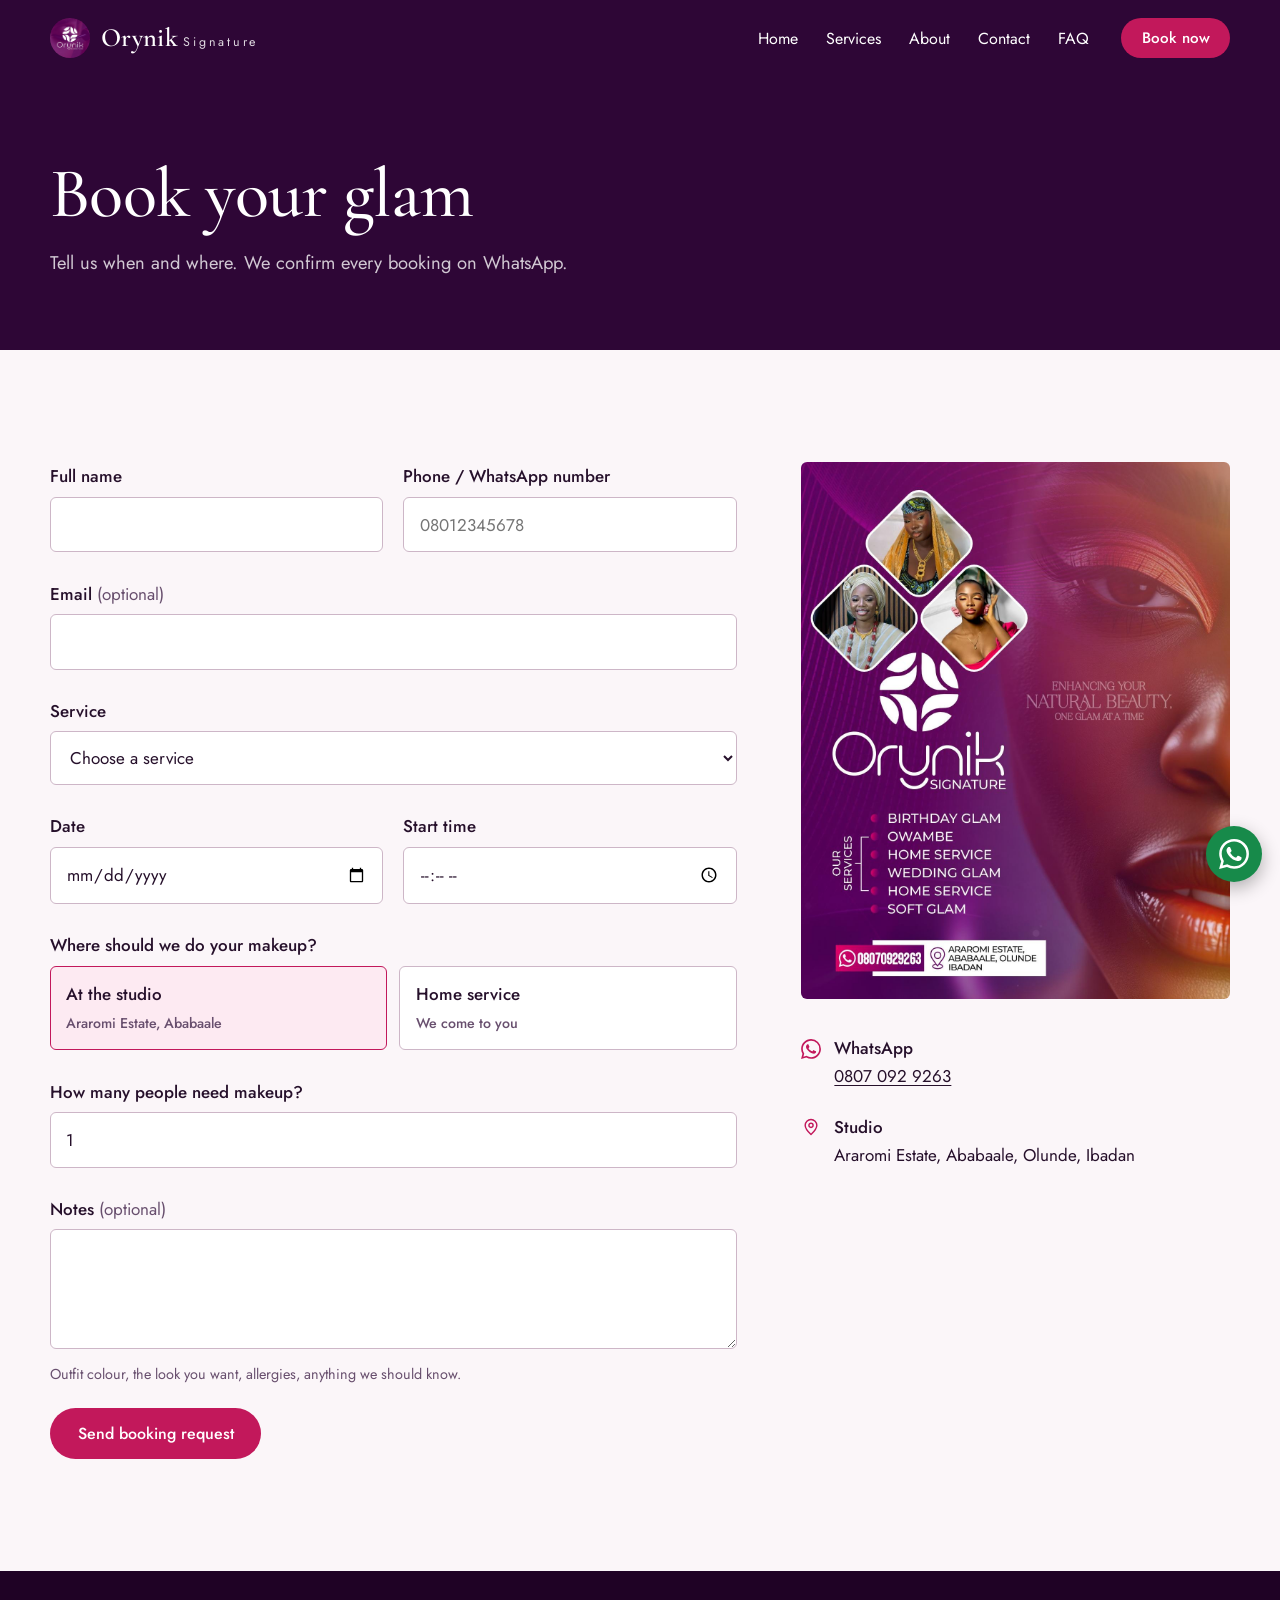
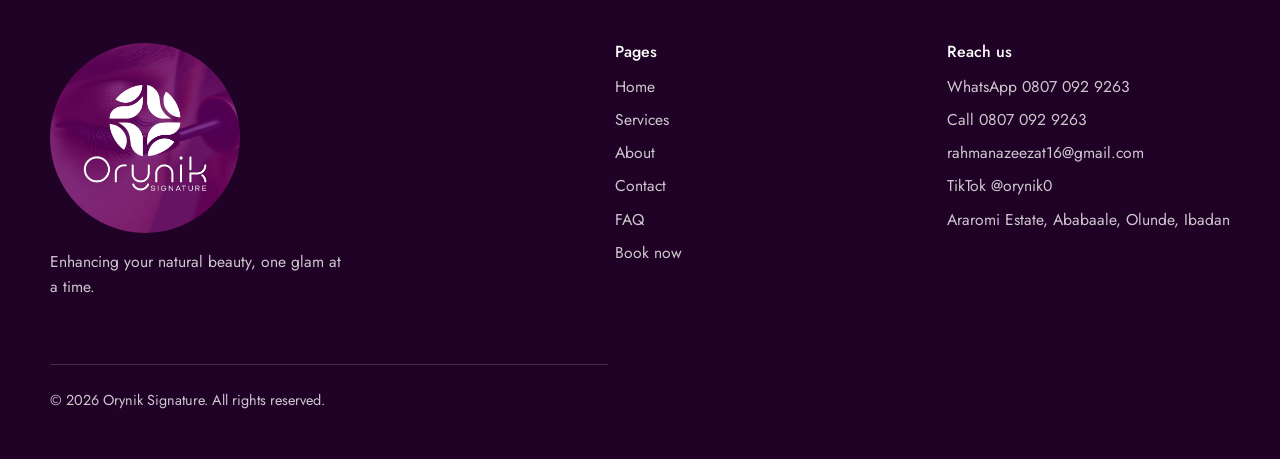
<file: booknow.html>
<!DOCTYPE html>
<html lang="en">
<head>
<meta charset="utf-8">
<meta name="viewport" content="width=device-width, initial-scale=1">
<title>Book now | Orynik Signature</title>
<meta name="description" content="Book birthday glam, owambe, wedding glam, soft glam or home service makeup with Orynik Signature in Ibadan.">
<meta name="theme-color" content="#2e0636">
<meta property="og:title" content="Book now | Orynik Signature">
<meta property="og:description" content="Book birthday glam, owambe, wedding glam, soft glam or home service makeup with Orynik Signature in Ibadan.">
<meta property="og:image" content="flyer.jpg">
<link rel="icon" href="logo.jpg" type="image/jpeg">
<link rel="preconnect" href="https://fonts.googleapis.com">
<link rel="preconnect" href="https://fonts.gstatic.com" crossorigin>
<link href="https://fonts.googleapis.com/css2?family=Cormorant+Garamond:ital,wght@0,500;0,600;1,500&family=Jost:wght@300;400;500&display=swap" rel="stylesheet">
<link rel="stylesheet" href="style.css">
</head>
<body class="">
<svg width="0" height="0" style="position:absolute" aria-hidden="true" focusable="false">
  <symbol id="i-wa" viewBox="0 0 24 24"><path d="M17.472 14.382c-.297-.149-1.758-.867-2.03-.967-.273-.099-.471-.148-.67.15-.197.297-.767.966-.94 1.164-.173.199-.347.223-.644.075-.297-.15-1.255-.463-2.39-1.475-.883-.788-1.48-1.761-1.653-2.059-.173-.297-.018-.458.13-.606.134-.133.298-.347.446-.52.149-.174.198-.298.298-.497.099-.198.05-.371-.025-.52-.075-.149-.669-1.612-.916-2.207-.242-.579-.487-.5-.669-.51-.173-.008-.371-.01-.57-.01-.198 0-.52.074-.792.372-.272.297-1.04 1.016-1.04 2.479 0 1.462 1.065 2.875 1.213 3.074.149.198 2.096 3.2 5.077 4.487.709.306 1.262.489 1.694.625.712.227 1.36.195 1.871.118.571-.085 1.758-.719 2.006-1.413.248-.694.248-1.289.173-1.413-.074-.124-.272-.198-.57-.347m-5.421 7.403h-.004a9.87 9.87 0 01-5.031-1.378l-.361-.214-3.741.982.998-3.648-.235-.374a9.86 9.86 0 01-1.51-5.26c.001-5.45 4.436-9.884 9.888-9.884 2.64 0 5.122 1.03 6.988 2.898a9.825 9.825 0 012.893 6.994c-.003 5.45-4.437 9.884-9.885 9.884m8.413-18.297A11.815 11.815 0 0012.05 0C5.495 0 .16 5.335.157 11.892c0 2.096.547 4.142 1.588 5.945L.057 24l6.305-1.654a11.882 11.882 0 005.683 1.448h.005c6.554 0 11.89-5.335 11.893-11.893a11.821 11.821 0 00-3.48-8.413Z"/></symbol>
  <symbol id="i-tt" viewBox="0 0 24 24"><path d="M12.525.02c1.31-.02 2.61-.01 3.91-.02.08 1.53.63 3.09 1.75 4.17 1.12 1.11 2.7 1.62 4.24 1.79v4.03c-1.44-.05-2.89-.35-4.2-.97-.57-.26-1.1-.59-1.62-.93-.01 2.92.01 5.84-.02 8.75-.08 1.4-.54 2.79-1.35 3.94-1.31 1.92-3.58 3.17-5.91 3.21-1.43.08-2.86-.31-4.08-1.03-2.02-1.19-3.44-3.37-3.65-5.71-.02-.5-.03-1-.01-1.49.18-1.9 1.12-3.72 2.58-4.96 1.66-1.44 3.98-2.13 6.15-1.72.02 1.48-.04 2.96-.04 4.44-.99-.32-2.15-.23-3.02.37-.63.41-1.11 1.04-1.36 1.75-.21.51-.15 1.07-.14 1.61.24 1.64 1.82 3.02 3.5 2.87 1.12-.01 2.19-.66 2.77-1.61.19-.33.4-.67.41-1.06.1-1.79.06-3.57.07-5.36.01-4.03-.01-8.05.02-12.07z"/></symbol>
  <symbol id="i-mail" viewBox="0 0 24 24"><rect x="3" y="5" width="18" height="14" rx="2"/><path d="m3 7 9 6 9-6"/></symbol>
  <symbol id="i-phone" viewBox="0 0 24 24"><path d="M5 4h4l2 5-2.5 1.5a11 11 0 0 0 5 5L15 13l5 2v4a2 2 0 0 1-2 2A16 16 0 0 1 3 6a2 2 0 0 1 2-2z"/></symbol>
  <symbol id="i-pin" viewBox="0 0 24 24"><path d="M12 21s-7-6.2-7-11a7 7 0 0 1 14 0c0 4.8-7 11-7 11z"/><circle cx="12" cy="10" r="2.5"/></symbol>
</svg>
<a class="skip-link" href="#main">Skip to content</a>
<header class="site-header" id="siteHeader">
  <div class="container site-header__bar">
    <a class="brand" href="index.html" aria-label="Orynik Signature, home">
      <img src="logo.jpg" alt="" loading="lazy" width="40" height="40">
      <span class="brand__name">Orynik<small>Signature</small></span>
    </a>
    <button class="nav-toggle" type="button" aria-expanded="false" aria-controls="primaryNav">
      <span class="nav-toggle__bars"></span><span class="visually-hidden">Menu</span>
    </button>
    <nav class="primary-nav" id="primaryNav" aria-label="Main">
      <ul><li><a href="index.html">Home</a></li><li><a href="service.html">Services</a></li><li><a href="about.html">About</a></li><li><a href="contact.html">Contact</a></li><li><a href="faq.html">FAQ</a></li></ul>
      <a class="btn btn--primary btn--small" href="booknow.html" aria-current="page">Book now</a>
    </nav>
  </div>
</header>
<main id="main">

<section class="page-head on-dark" aria-labelledby="book-title">
  <div class="container">
    <h1 id="book-title">Book your glam</h1>
    <p>Tell us when and where. We confirm every booking on WhatsApp.</p>
  </div>
</section>
<section class="section">
  <div class="container">
    <div class="booking-layout">
      <div class="booking-layout__form">
        <form class="form" id="bookingForm" novalidate>
          <div class="form__row">
            <div class="field"><label for="name">Full name</label><input id="name" name="name" type="text" autocomplete="name" required aria-describedby="nameError"><p class="field__error" id="nameError" aria-live="polite"></p></div>
            <div class="field"><label for="phone">Phone / WhatsApp number</label><input id="phone" name="phone" type="tel" autocomplete="tel" inputmode="tel" placeholder="08012345678" required aria-describedby="phoneError"><p class="field__error" id="phoneError" aria-live="polite"></p></div>
          </div>
          <div class="field"><label for="email">Email <span class="optional">(optional)</span></label><input id="email" name="email" type="email" autocomplete="email" aria-describedby="emailError"><p class="field__error" id="emailError" aria-live="polite"></p></div>
          <div class="field">
            <label for="service">Service</label>
            <select id="service" name="service" required aria-describedby="serviceError">
              <option value="">Choose a service</option>
              <option>Wedding glam</option><option>Owambe</option><option>Birthday glam</option><option>Soft glam</option><option>Other / not sure</option>
            </select>
            <p class="field__error" id="serviceError" aria-live="polite"></p>
          </div>
          <div class="form__row">
            <div class="field"><label for="date">Date</label><input id="date" name="date" type="date" required aria-describedby="dateError"><p class="field__error" id="dateError" aria-live="polite"></p></div>
            <div class="field"><label for="time">Start time</label><input id="time" name="time" type="time" required aria-describedby="timeError"><p class="field__error" id="timeError" aria-live="polite"></p></div>
          </div>
          <div class="field">
            <fieldset>
              <legend>Where should we do your makeup?</legend>
              <div class="choice-group">
                <label class="choice"><input type="radio" name="location" value="Studio" checked><span><strong>At the studio</strong><small>Araromi Estate, Ababaale</small></span></label>
                <label class="choice"><input type="radio" name="location" value="Home service"><span><strong>Home service</strong><small>We come to you</small></span></label>
              </div>
            </fieldset>
          </div>
          <div class="field" id="addressField" hidden><label for="address">Your address</label><input id="address" name="address" type="text" autocomplete="street-address" aria-describedby="addressError"><p class="field__error" id="addressError" aria-live="polite"></p></div>
          <div class="field"><label for="people">How many people need makeup?</label><input id="people" name="people" type="number" min="1" max="30" value="1" aria-describedby="peopleError"><p class="field__error" id="peopleError" aria-live="polite"></p></div>
          <div class="field"><label for="notes">Notes <span class="optional">(optional)</span></label><textarea id="notes" name="notes"></textarea><p class="field__hint">Outfit colour, the look you want, allergies, anything we should know.</p></div>
          <div><button class="btn btn--primary" type="submit">Send booking request</button></div>
        </form>

        <div class="confirmation" id="confirmation" hidden>
          <h2>Request received</h2>
          <p id="confirmationMessage">Your booking is saved. To get your slot confirmed, send the details to us on WhatsApp. The booking is not final until we reply.</p>
          <dl class="summary" id="summaryList"></dl>
          <div class="btn-row">
            <a class="btn btn--whatsapp" id="waConfirm" href="https://wa.me/2348070929263" target="_blank" rel="noopener"><svg class="icon" aria-hidden="true"><use href="#i-wa"/></svg>Confirm on WhatsApp</a>
            <button class="btn btn--ghost-dark" type="button" id="bookAgain">Make another booking</button>
          </div>
        </div>
      </div>

      <aside class="booking-layout__aside" aria-label="Contact and studio details">
        <img src="flyer.jpg" alt="Orynik Signature flyer" loading="lazy" width="1200" height="1500">
        <ul class="contact-list">
          <li><svg class="icon" aria-hidden="true"><use href="#i-wa"/></svg><div><strong>WhatsApp</strong><a href="https://wa.me/2348070929263" target="_blank" rel="noopener">0807 092 9263</a></div></li>
          <li><svg class="icon icon--stroke" aria-hidden="true"><use href="#i-pin"/></svg><div><strong>Studio</strong>Araromi Estate, Ababaale, Olunde, Ibadan</div></li>
        </ul>
      </aside>
    </div>
  </div>
</section>

</main>
<footer class="site-footer">
  <div class="container">
    <div class="site-footer__grid">
      <div class="site-footer__brand">
        <img src="logo.jpg" alt="Orynik Signature" loading="lazy" width="190" height="190">
        <p>Enhancing your natural beauty, one glam at a time.</p>
      </div>
      <div>
        <h2>Pages</h2>
        <ul>
          <li><a href="index.html">Home</a></li><li><a href="service.html">Services</a></li>
          <li><a href="about.html">About</a></li><li><a href="contact.html">Contact</a></li>
          <li><a href="faq.html">FAQ</a></li><li><a href="booknow.html">Book now</a></li>
        </ul>
      </div>
      <div>
        <h2>Reach us</h2>
        <ul>
          <li><a href="https://wa.me/2348070929263" target="_blank" rel="noopener">WhatsApp 0807 092 9263</a></li>
          <li><a href="tel:08070929263">Call 0807 092 9263</a></li>
          <li><a href="mailto:rahmanazeezat16@gmail.com">rahmanazeezat16@gmail.com</a></li>
          <li><a href="https://www.tiktok.com/@orynik0" target="_blank" rel="noopener">TikTok @orynik0</a></li>
          <li>Araromi Estate, Ababaale, Olunde, Ibadan</li>
        </ul>
      </div>
    </div>
    <p class="site-footer__legal">&copy; <span id="year">2026</span> Orynik Signature. All rights reserved.</p>
  </div>
</footer>
<a class="wa-float" href="https://wa.me/2348070929263?text=Hello%20Orynik%20Signature%2C%20I%20would%20like%20to%20make%20an%20enquiry." target="_blank" rel="noopener" aria-label="Chat with Orynik Signature on WhatsApp">
  <svg aria-hidden="true"><use href="#i-wa"/></svg>
</a>
<script src="config.js"></script>
<script src="main.js"></script>
<script src="storage.js"></script>
<script src="booking.js"></script>
</body>
</html>
</file>
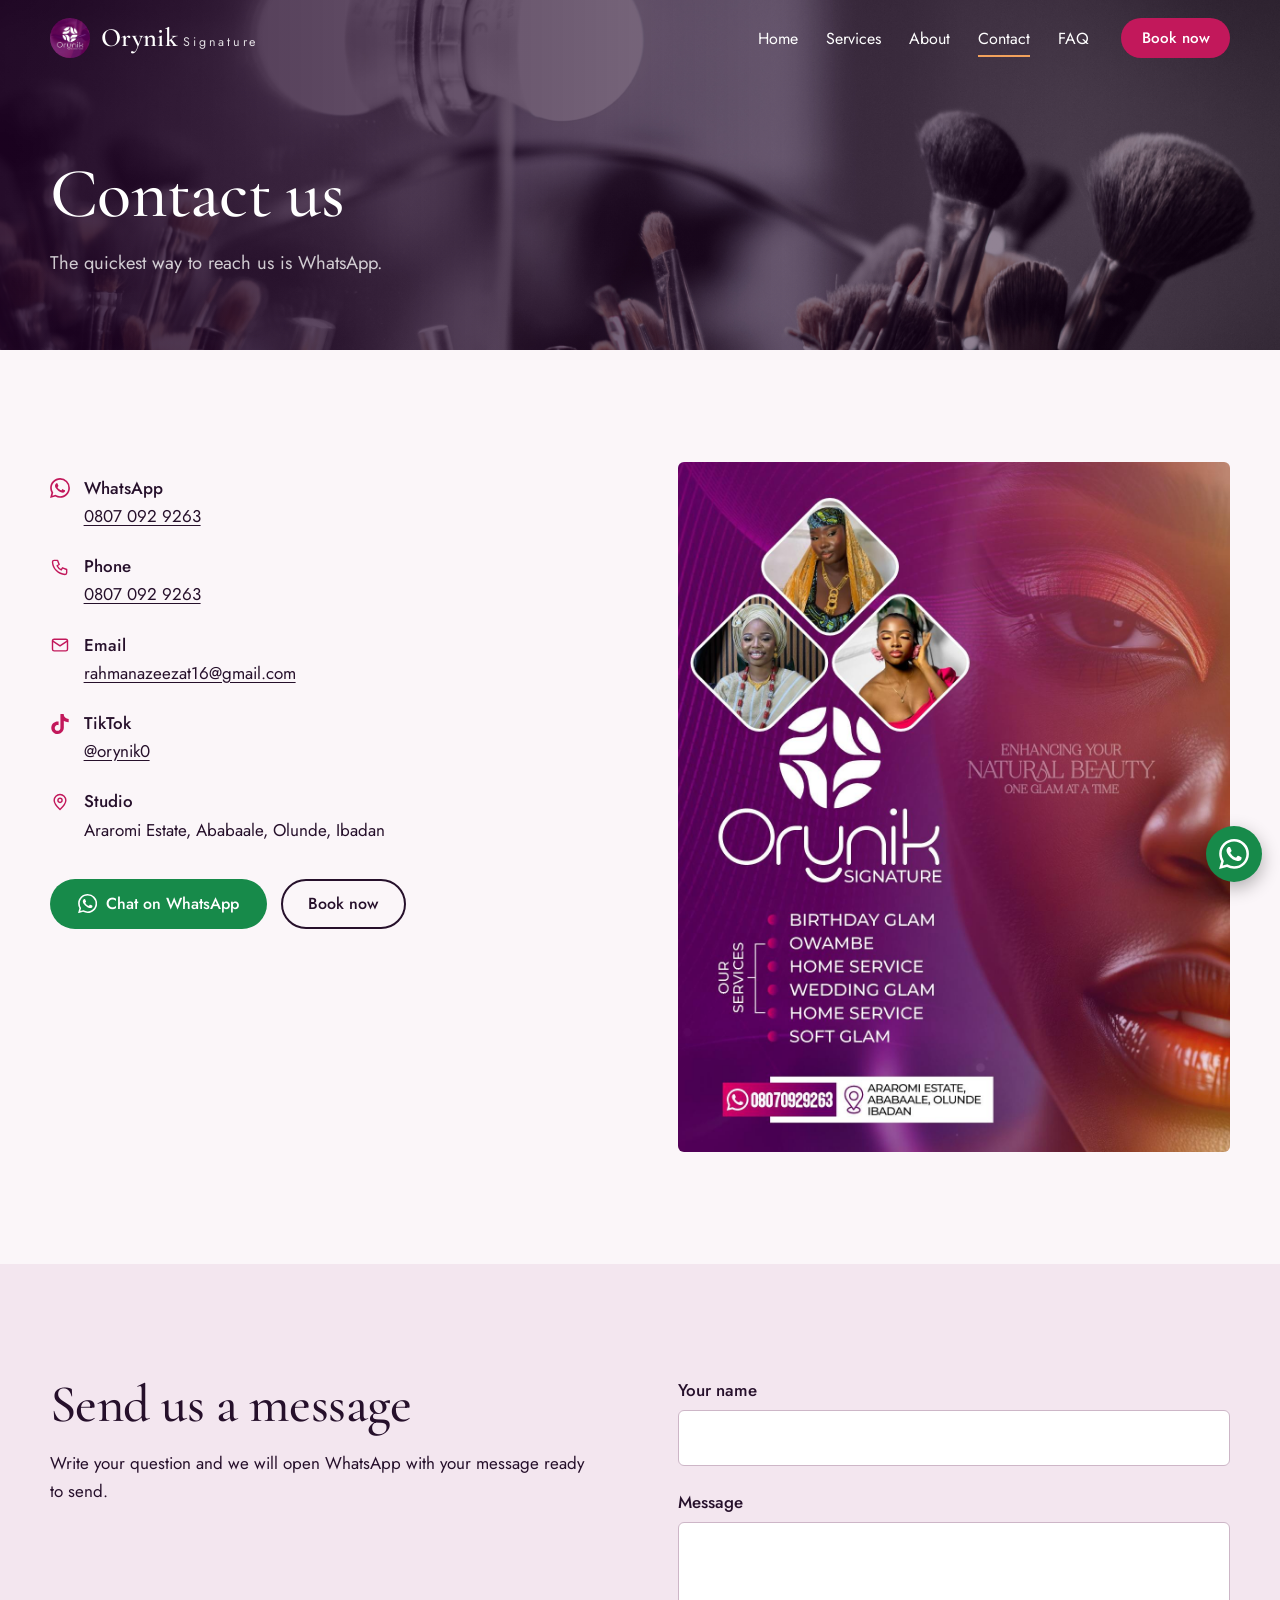
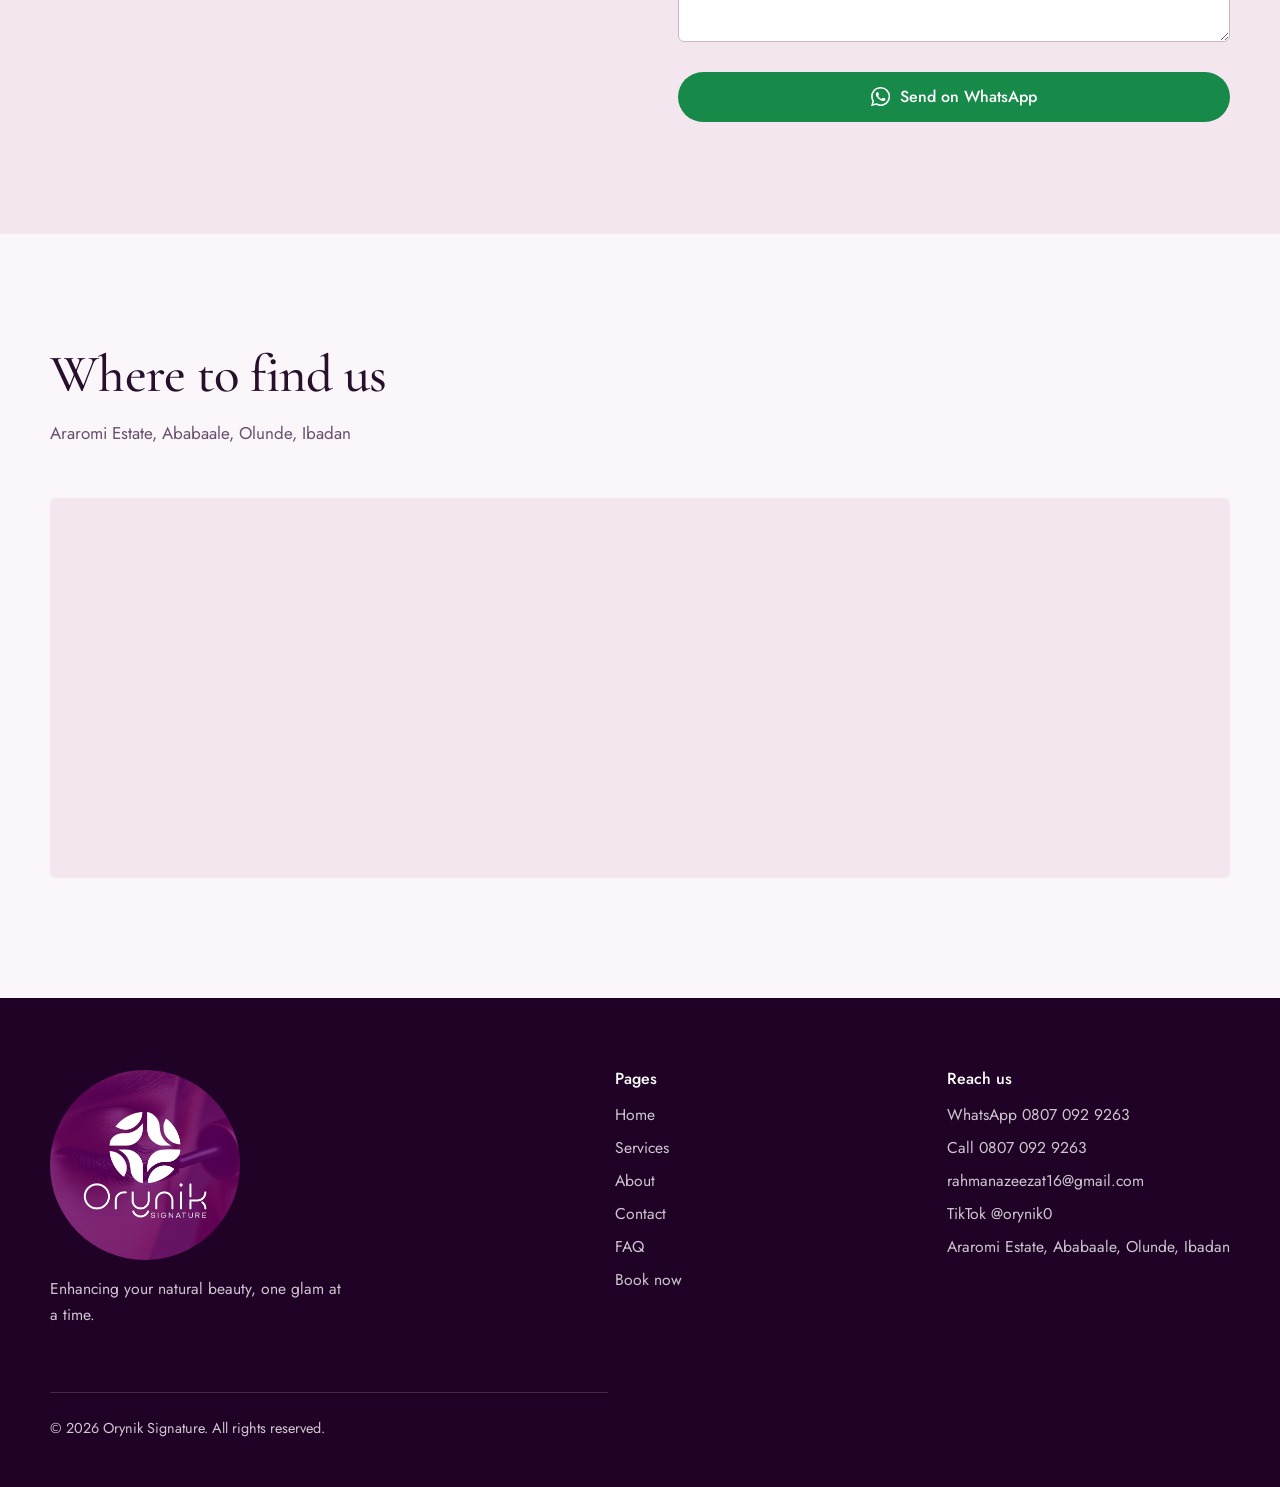
<file: contact.html>
<!DOCTYPE html>
<html lang="en">
<head>
<meta charset="utf-8">
<meta name="viewport" content="width=device-width, initial-scale=1">
<title>Contact | Orynik Signature</title>
<meta name="description" content="Contact Orynik Signature by WhatsApp 08070929263, email or TikTok @orynik0. Araromi Estate, Ababaale, Olunde, Ibadan.">
<meta name="theme-color" content="#2e0636">
<meta property="og:title" content="Contact | Orynik Signature">
<meta property="og:description" content="Contact Orynik Signature by WhatsApp 08070929263, email or TikTok @orynik0. Araromi Estate, Ababaale, Olunde, Ibadan.">
<meta property="og:image" content="flyer.jpg">
<link rel="icon" href="logo.jpg" type="image/jpeg">
<link rel="preconnect" href="https://fonts.googleapis.com">
<link rel="preconnect" href="https://fonts.gstatic.com" crossorigin>
<link href="https://fonts.googleapis.com/css2?family=Cormorant+Garamond:ital,wght@0,500;0,600;1,500&family=Jost:wght@300;400;500&display=swap" rel="stylesheet">
<link rel="stylesheet" href="style.css">
</head>
<body class="">
<svg width="0" height="0" style="position:absolute" aria-hidden="true" focusable="false">
  <symbol id="i-wa" viewBox="0 0 24 24"><path d="M17.472 14.382c-.297-.149-1.758-.867-2.03-.967-.273-.099-.471-.148-.67.15-.197.297-.767.966-.94 1.164-.173.199-.347.223-.644.075-.297-.15-1.255-.463-2.39-1.475-.883-.788-1.48-1.761-1.653-2.059-.173-.297-.018-.458.13-.606.134-.133.298-.347.446-.52.149-.174.198-.298.298-.497.099-.198.05-.371-.025-.52-.075-.149-.669-1.612-.916-2.207-.242-.579-.487-.5-.669-.51-.173-.008-.371-.01-.57-.01-.198 0-.52.074-.792.372-.272.297-1.04 1.016-1.04 2.479 0 1.462 1.065 2.875 1.213 3.074.149.198 2.096 3.2 5.077 4.487.709.306 1.262.489 1.694.625.712.227 1.36.195 1.871.118.571-.085 1.758-.719 2.006-1.413.248-.694.248-1.289.173-1.413-.074-.124-.272-.198-.57-.347m-5.421 7.403h-.004a9.87 9.87 0 01-5.031-1.378l-.361-.214-3.741.982.998-3.648-.235-.374a9.86 9.86 0 01-1.51-5.26c.001-5.45 4.436-9.884 9.888-9.884 2.64 0 5.122 1.03 6.988 2.898a9.825 9.825 0 012.893 6.994c-.003 5.45-4.437 9.884-9.885 9.884m8.413-18.297A11.815 11.815 0 0012.05 0C5.495 0 .16 5.335.157 11.892c0 2.096.547 4.142 1.588 5.945L.057 24l6.305-1.654a11.882 11.882 0 005.683 1.448h.005c6.554 0 11.89-5.335 11.893-11.893a11.821 11.821 0 00-3.48-8.413Z"/></symbol>
  <symbol id="i-tt" viewBox="0 0 24 24"><path d="M12.525.02c1.31-.02 2.61-.01 3.91-.02.08 1.53.63 3.09 1.75 4.17 1.12 1.11 2.7 1.62 4.24 1.79v4.03c-1.44-.05-2.89-.35-4.2-.97-.57-.26-1.1-.59-1.62-.93-.01 2.92.01 5.84-.02 8.75-.08 1.4-.54 2.79-1.35 3.94-1.31 1.92-3.58 3.17-5.91 3.21-1.43.08-2.86-.31-4.08-1.03-2.02-1.19-3.44-3.37-3.65-5.71-.02-.5-.03-1-.01-1.49.18-1.9 1.12-3.72 2.58-4.96 1.66-1.44 3.98-2.13 6.15-1.72.02 1.48-.04 2.96-.04 4.44-.99-.32-2.15-.23-3.02.37-.63.41-1.11 1.04-1.36 1.75-.21.51-.15 1.07-.14 1.61.24 1.64 1.82 3.02 3.5 2.87 1.12-.01 2.19-.66 2.77-1.61.19-.33.4-.67.41-1.06.1-1.79.06-3.57.07-5.36.01-4.03-.01-8.05.02-12.07z"/></symbol>
  <symbol id="i-mail" viewBox="0 0 24 24"><rect x="3" y="5" width="18" height="14" rx="2"/><path d="m3 7 9 6 9-6"/></symbol>
  <symbol id="i-phone" viewBox="0 0 24 24"><path d="M5 4h4l2 5-2.5 1.5a11 11 0 0 0 5 5L15 13l5 2v4a2 2 0 0 1-2 2A16 16 0 0 1 3 6a2 2 0 0 1 2-2z"/></symbol>
  <symbol id="i-pin" viewBox="0 0 24 24"><path d="M12 21s-7-6.2-7-11a7 7 0 0 1 14 0c0 4.8-7 11-7 11z"/><circle cx="12" cy="10" r="2.5"/></symbol>
</svg>
<a class="skip-link" href="#main">Skip to content</a>
<header class="site-header" id="siteHeader">
  <div class="container site-header__bar">
    <a class="brand" href="index.html" aria-label="Orynik Signature, home">
      <img src="logo.jpg" alt="" loading="lazy" width="40" height="40">
      <span class="brand__name">Orynik<small>Signature</small></span>
    </a>
    <button class="nav-toggle" type="button" aria-expanded="false" aria-controls="primaryNav">
      <span class="nav-toggle__bars"></span><span class="visually-hidden">Menu</span>
    </button>
    <nav class="primary-nav" id="primaryNav" aria-label="Main">
      <ul><li><a href="index.html">Home</a></li><li><a href="service.html">Services</a></li><li><a href="about.html">About</a></li><li><a href="contact.html" aria-current="page">Contact</a></li><li><a href="faq.html">FAQ</a></li></ul>
      <a class="btn btn--primary btn--small" href="booknow.html">Book now</a>
    </nav>
  </div>
</header>
<main id="main">

<section class="page-head page-head--contact on-dark" aria-labelledby="contact-title">
  <div class="container">
    <h1 id="contact-title">Contact us</h1>
    <p>The quickest way to reach us is WhatsApp.</p>
  </div>
</section>

<section class="section" aria-label="Contact details">
  <div class="container">
    <div class="split split--top">
      <div>
        <ul class="contact-list">
          <li><svg class="icon" aria-hidden="true"><use href="#i-wa"/></svg><div><strong>WhatsApp</strong><a href="https://wa.me/2348070929263?text=Hello%20Orynik%20Signature%2C%20I%20would%20like%20to%20make%20an%20enquiry." target="_blank" rel="noopener">0807 092 9263</a></div></li>
          <li><svg class="icon icon--stroke" aria-hidden="true"><use href="#i-phone"/></svg><div><strong>Phone</strong><a href="tel:08070929263">0807 092 9263</a></div></li>
          <li><svg class="icon icon--stroke" aria-hidden="true"><use href="#i-mail"/></svg><div><strong>Email</strong><a href="mailto:rahmanazeezat16@gmail.com">rahmanazeezat16@gmail.com</a></div></li>
          <li><svg class="icon" aria-hidden="true"><use href="#i-tt"/></svg><div><strong>TikTok</strong><a href="https://www.tiktok.com/@orynik0" target="_blank" rel="noopener">@orynik0</a></div></li>
          <li><svg class="icon icon--stroke" aria-hidden="true"><use href="#i-pin"/></svg><div><strong>Studio</strong>Araromi Estate, Ababaale, Olunde, Ibadan</div></li>
        </ul>
        <div class="btn-row" style="margin-top:1.5rem">
          <a class="btn btn--whatsapp" href="https://wa.me/2348070929263?text=Hello%20Orynik%20Signature%2C%20I%20would%20like%20to%20make%20an%20enquiry." target="_blank" rel="noopener"><svg class="icon" aria-hidden="true"><use href="#i-wa"/></svg>Chat on WhatsApp</a>
          <a class="btn btn--ghost-dark" href="booknow.html">Book now</a>
        </div>
      </div>
      <div class="split__media"><img src="flyer.jpg" alt="Orynik Signature flyer with WhatsApp number 08070929263 and the studio address" loading="lazy" width="1200" height="1500"></div>
    </div>
  </div>
</section>

<section class="section section--blush" aria-labelledby="msg-title">
  <div class="container">
    <div class="split split--top">
      <div>
        <h2 id="msg-title">Send us a message</h2>
        <p style="margin-top:1rem">Write your question and we will open WhatsApp with your message ready to send.</p>
      </div>
      <form class="form" id="contactForm" novalidate>
        <p class="form__alert" role="alert" hidden>Add your name and a message first.</p>
        <div class="field"><label for="cname">Your name</label><input id="cname" name="name" type="text" autocomplete="name" required></div>
        <div class="field"><label for="cmessage">Message</label><textarea id="cmessage" name="message" required></textarea></div>
        <button class="btn btn--whatsapp" type="submit"><svg class="icon" aria-hidden="true"><use href="#i-wa"/></svg>Send on WhatsApp</button>
      </form>
    </div>
  </div>
</section>

<section class="section" aria-labelledby="map-title">
  <div class="container">
    <div class="section__head"><h2 id="map-title">Where to find us</h2><p>Araromi Estate, Ababaale, Olunde, Ibadan</p></div>
    <iframe class="map-frame" title="Map showing Araromi Estate, Ababaale, Olunde, Ibadan" loading="lazy" referrerpolicy="no-referrer-when-downgrade"
      src="https://maps.google.com/maps?q=Araromi%20Estate%20Ababaale%20Olunde%20Ibadan&amp;output=embed"></iframe>
  </div>
</section>

</main>
<footer class="site-footer">
  <div class="container">
    <div class="site-footer__grid">
      <div class="site-footer__brand">
        <img src="logo.jpg" alt="Orynik Signature" loading="lazy" width="190" height="190">
        <p>Enhancing your natural beauty, one glam at a time.</p>
      </div>
      <div>
        <h2>Pages</h2>
        <ul>
          <li><a href="index.html">Home</a></li><li><a href="service.html">Services</a></li>
          <li><a href="about.html">About</a></li><li><a href="contact.html">Contact</a></li>
          <li><a href="faq.html">FAQ</a></li><li><a href="booknow.html">Book now</a></li>
        </ul>
      </div>
      <div>
        <h2>Reach us</h2>
        <ul>
          <li><a href="https://wa.me/2348070929263" target="_blank" rel="noopener">WhatsApp 0807 092 9263</a></li>
          <li><a href="tel:08070929263">Call 0807 092 9263</a></li>
          <li><a href="mailto:rahmanazeezat16@gmail.com">rahmanazeezat16@gmail.com</a></li>
          <li><a href="https://www.tiktok.com/@orynik0" target="_blank" rel="noopener">TikTok @orynik0</a></li>
          <li>Araromi Estate, Ababaale, Olunde, Ibadan</li>
        </ul>
      </div>
    </div>
    <p class="site-footer__legal">&copy; <span id="year">2026</span> Orynik Signature. All rights reserved.</p>
  </div>
</footer>
<a class="wa-float" href="https://wa.me/2348070929263?text=Hello%20Orynik%20Signature%2C%20I%20would%20like%20to%20make%20an%20enquiry." target="_blank" rel="noopener" aria-label="Chat with Orynik Signature on WhatsApp">
  <svg aria-hidden="true"><use href="#i-wa"/></svg>
</a>
<script src="config.js"></script>
<script src="main.js"></script>
</body>
</html>
</file>
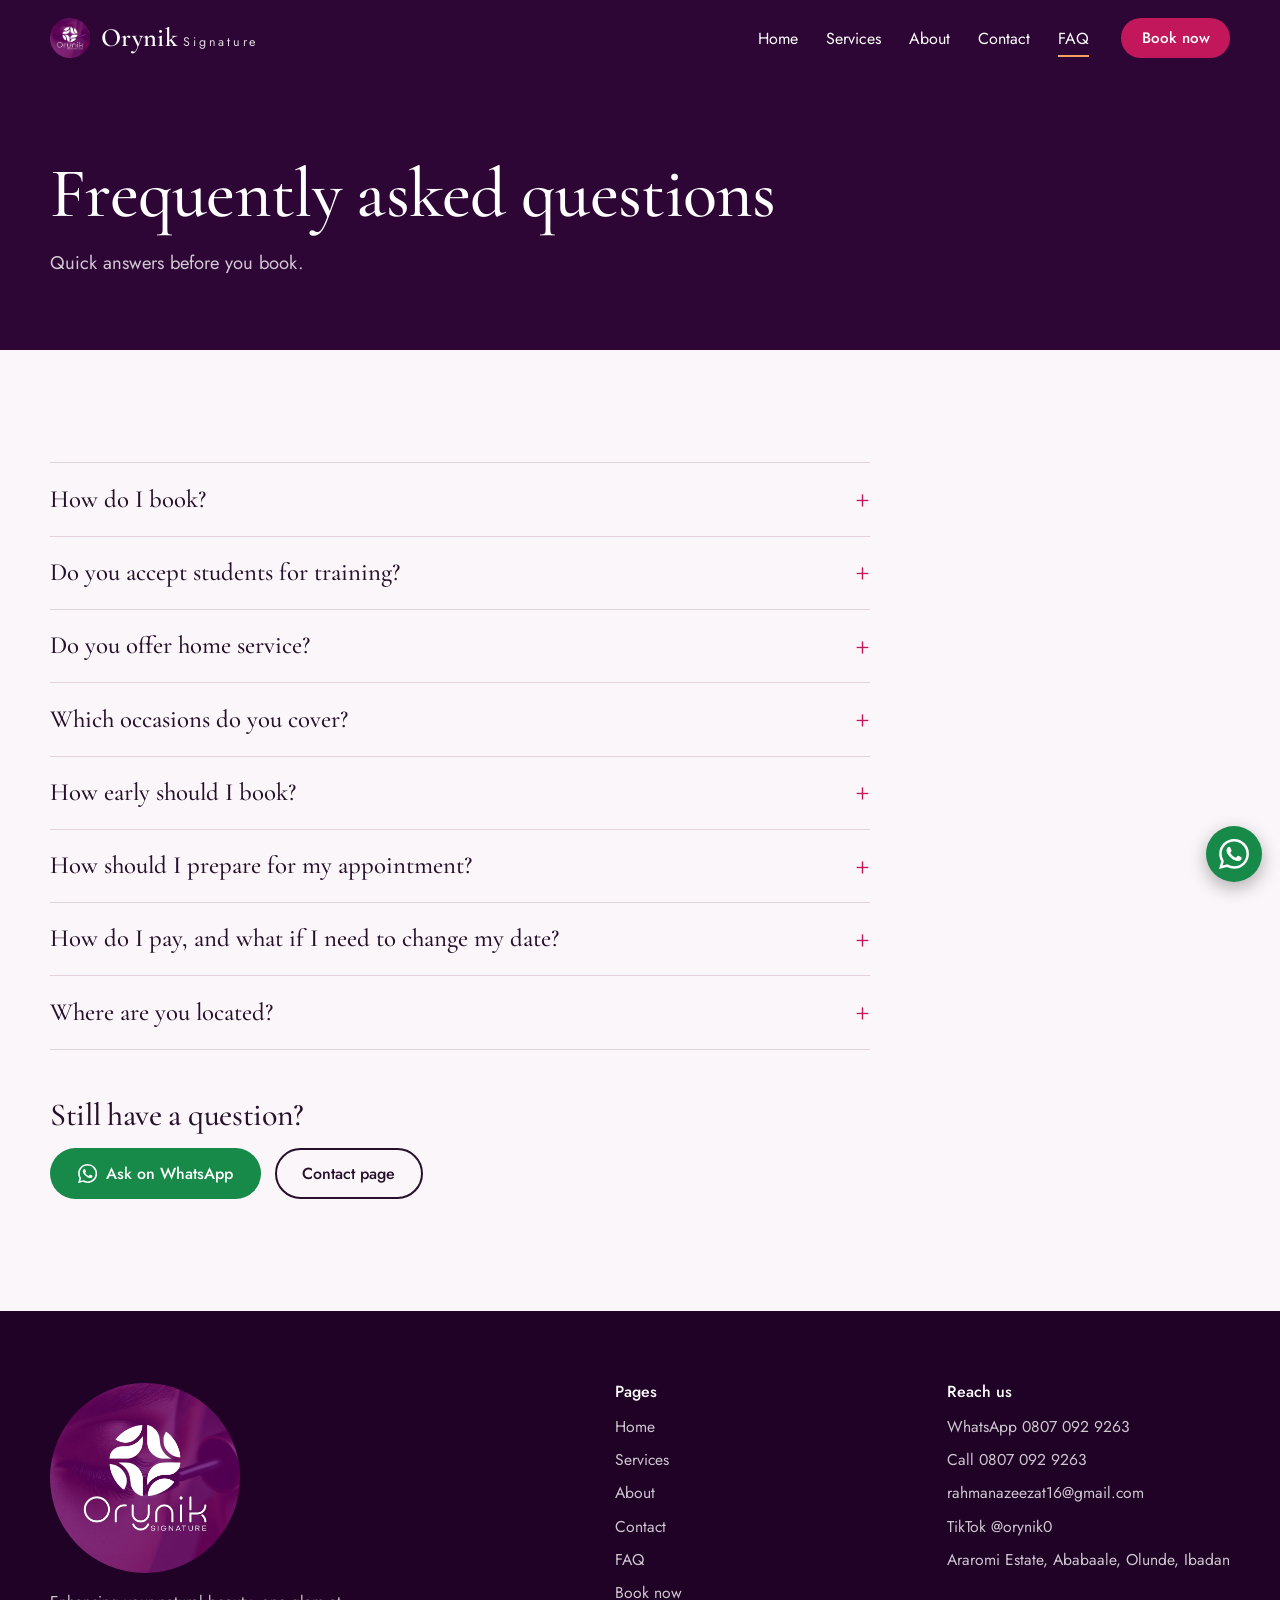
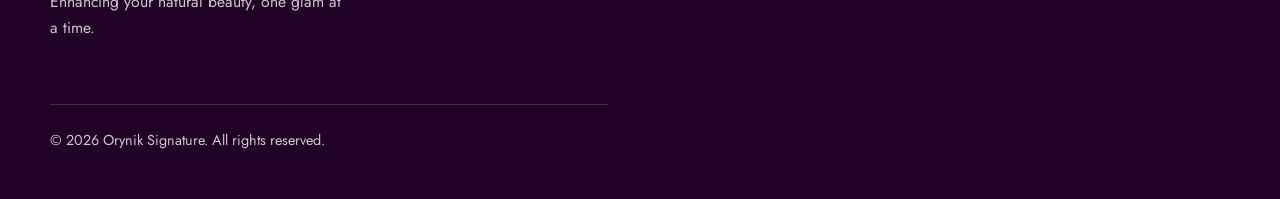
<file: faq.html>
<!DOCTYPE html>
<html lang="en">
<head>
<meta charset="utf-8">
<meta name="viewport" content="width=device-width, initial-scale=1">
<title>FAQ | Orynik Signature</title>
<meta name="description" content="Answers about booking, home service, training and preparing for your makeup appointment with Orynik Signature.">
<meta name="theme-color" content="#2e0636">
<meta property="og:title" content="FAQ | Orynik Signature">
<meta property="og:description" content="Answers about booking, home service, training and preparing for your makeup appointment with Orynik Signature.">
<meta property="og:image" content="flyer.jpg">
<link rel="icon" href="logo.jpg" type="image/jpeg">
<link rel="preconnect" href="https://fonts.googleapis.com">
<link rel="preconnect" href="https://fonts.gstatic.com" crossorigin>
<link href="https://fonts.googleapis.com/css2?family=Cormorant+Garamond:ital,wght@0,500;0,600;1,500&family=Jost:wght@300;400;500&display=swap" rel="stylesheet">
<link rel="stylesheet" href="style.css">
</head>
<body class="">
<svg width="0" height="0" style="position:absolute" aria-hidden="true" focusable="false">
  <symbol id="i-wa" viewBox="0 0 24 24"><path d="M17.472 14.382c-.297-.149-1.758-.867-2.03-.967-.273-.099-.471-.148-.67.15-.197.297-.767.966-.94 1.164-.173.199-.347.223-.644.075-.297-.15-1.255-.463-2.39-1.475-.883-.788-1.48-1.761-1.653-2.059-.173-.297-.018-.458.13-.606.134-.133.298-.347.446-.52.149-.174.198-.298.298-.497.099-.198.05-.371-.025-.52-.075-.149-.669-1.612-.916-2.207-.242-.579-.487-.5-.669-.51-.173-.008-.371-.01-.57-.01-.198 0-.52.074-.792.372-.272.297-1.04 1.016-1.04 2.479 0 1.462 1.065 2.875 1.213 3.074.149.198 2.096 3.2 5.077 4.487.709.306 1.262.489 1.694.625.712.227 1.36.195 1.871.118.571-.085 1.758-.719 2.006-1.413.248-.694.248-1.289.173-1.413-.074-.124-.272-.198-.57-.347m-5.421 7.403h-.004a9.87 9.87 0 01-5.031-1.378l-.361-.214-3.741.982.998-3.648-.235-.374a9.86 9.86 0 01-1.51-5.26c.001-5.45 4.436-9.884 9.888-9.884 2.64 0 5.122 1.03 6.988 2.898a9.825 9.825 0 012.893 6.994c-.003 5.45-4.437 9.884-9.885 9.884m8.413-18.297A11.815 11.815 0 0012.05 0C5.495 0 .16 5.335.157 11.892c0 2.096.547 4.142 1.588 5.945L.057 24l6.305-1.654a11.882 11.882 0 005.683 1.448h.005c6.554 0 11.89-5.335 11.893-11.893a11.821 11.821 0 00-3.48-8.413Z"/></symbol>
  <symbol id="i-tt" viewBox="0 0 24 24"><path d="M12.525.02c1.31-.02 2.61-.01 3.91-.02.08 1.53.63 3.09 1.75 4.17 1.12 1.11 2.7 1.62 4.24 1.79v4.03c-1.44-.05-2.89-.35-4.2-.97-.57-.26-1.1-.59-1.62-.93-.01 2.92.01 5.84-.02 8.75-.08 1.4-.54 2.79-1.35 3.94-1.31 1.92-3.58 3.17-5.91 3.21-1.43.08-2.86-.31-4.08-1.03-2.02-1.19-3.44-3.37-3.65-5.71-.02-.5-.03-1-.01-1.49.18-1.9 1.12-3.72 2.58-4.96 1.66-1.44 3.98-2.13 6.15-1.72.02 1.48-.04 2.96-.04 4.44-.99-.32-2.15-.23-3.02.37-.63.41-1.11 1.04-1.36 1.75-.21.51-.15 1.07-.14 1.61.24 1.64 1.82 3.02 3.5 2.87 1.12-.01 2.19-.66 2.77-1.61.19-.33.4-.67.41-1.06.1-1.79.06-3.57.07-5.36.01-4.03-.01-8.05.02-12.07z"/></symbol>
  <symbol id="i-mail" viewBox="0 0 24 24"><rect x="3" y="5" width="18" height="14" rx="2"/><path d="m3 7 9 6 9-6"/></symbol>
  <symbol id="i-phone" viewBox="0 0 24 24"><path d="M5 4h4l2 5-2.5 1.5a11 11 0 0 0 5 5L15 13l5 2v4a2 2 0 0 1-2 2A16 16 0 0 1 3 6a2 2 0 0 1 2-2z"/></symbol>
  <symbol id="i-pin" viewBox="0 0 24 24"><path d="M12 21s-7-6.2-7-11a7 7 0 0 1 14 0c0 4.8-7 11-7 11z"/><circle cx="12" cy="10" r="2.5"/></symbol>
</svg>
<a class="skip-link" href="#main">Skip to content</a>
<header class="site-header" id="siteHeader">
  <div class="container site-header__bar">
    <a class="brand" href="index.html" aria-label="Orynik Signature, home">
      <img src="logo.jpg" alt="" loading="lazy" width="40" height="40">
      <span class="brand__name">Orynik<small>Signature</small></span>
    </a>
    <button class="nav-toggle" type="button" aria-expanded="false" aria-controls="primaryNav">
      <span class="nav-toggle__bars"></span><span class="visually-hidden">Menu</span>
    </button>
    <nav class="primary-nav" id="primaryNav" aria-label="Main">
      <ul><li><a href="index.html">Home</a></li><li><a href="service.html">Services</a></li><li><a href="about.html">About</a></li><li><a href="contact.html">Contact</a></li><li><a href="faq.html" aria-current="page">FAQ</a></li></ul>
      <a class="btn btn--primary btn--small" href="booknow.html">Book now</a>
    </nav>
  </div>
</header>
<main id="main">

<section class="page-head on-dark" aria-labelledby="faq-title">
  <div class="container">
    <h1 id="faq-title">Frequently asked questions</h1>
    <p>Quick answers before you book.</p>
  </div>
</section>
<section class="section">
  <div class="container">
    <div class="faq"><details><summary>How do I book?</summary><div class="faq__answer"><p>Open the <a href="booknow.html">booking page</a>, choose your service, date and time, and send the request. You will then confirm the details with us on WhatsApp.</p></div></details><details><summary>Do you accept students for training?</summary><div class="faq__answer"><p>Yes. Training is hands-on, and every step is explained as it is done so you understand the reason behind it. Message us on WhatsApp to ask about the next available class.</p></div></details><details><summary>Do you offer home service?</summary><div class="faq__answer"><p>Yes. Choose home service on the booking page and enter your address. We will confirm the visit with you on WhatsApp.</p></div></details><details><summary>Which occasions do you cover?</summary><div class="faq__answer"><p>Birthday glam, owambe, wedding glam and soft glam. If your event is something else, send us a message and we will tell you if we can help.</p></div></details><details><summary>How early should I book?</summary><div class="faq__answer"><p>As early as you can, especially for weekends and wedding season. Your date is only held once we confirm it with you.</p></div></details><details><summary>How should I prepare for my appointment?</summary><div class="faq__answer"><p>Arrive with a clean, moisturised face. Send us your outfit colours and any inspiration pictures, and tell us about any skin allergies.</p></div></details><details><summary>How do I pay, and what if I need to change my date?</summary><div class="faq__answer"><p>We agree payment details with you on WhatsApp when we confirm your booking. If your plans change, message us as early as possible so we can find a new date.</p></div></details><details><summary>Where are you located?</summary><div class="faq__answer"><p>Araromi Estate, Ababaale, Olunde, Ibadan. You can also find us on <a href="https://www.tiktok.com/@orynik0" target="_blank" rel="noopener">TikTok @orynik0</a>.</p></div></details></div>
    <div style="margin-top:3rem">
      <h2 style="font-size:2rem;margin-bottom:1rem">Still have a question?</h2>
      <div class="btn-row">
        <a class="btn btn--whatsapp" href="https://wa.me/2348070929263?text=Hello%20Orynik%20Signature%2C%20I%20have%20a%20question." target="_blank" rel="noopener"><svg class="icon" aria-hidden="true"><use href="#i-wa"/></svg>Ask on WhatsApp</a>
        <a class="btn btn--ghost-dark" href="contact.html">Contact page</a>
      </div>
    </div>
  </div>
</section>

</main>
<footer class="site-footer">
  <div class="container">
    <div class="site-footer__grid">
      <div class="site-footer__brand">
        <img src="logo.jpg" alt="Orynik Signature" loading="lazy" width="190" height="190">
        <p>Enhancing your natural beauty, one glam at a time.</p>
      </div>
      <div>
        <h2>Pages</h2>
        <ul>
          <li><a href="index.html">Home</a></li><li><a href="service.html">Services</a></li>
          <li><a href="about.html">About</a></li><li><a href="contact.html">Contact</a></li>
          <li><a href="faq.html">FAQ</a></li><li><a href="booknow.html">Book now</a></li>
        </ul>
      </div>
      <div>
        <h2>Reach us</h2>
        <ul>
          <li><a href="https://wa.me/2348070929263" target="_blank" rel="noopener">WhatsApp 0807 092 9263</a></li>
          <li><a href="tel:08070929263">Call 0807 092 9263</a></li>
          <li><a href="mailto:rahmanazeezat16@gmail.com">rahmanazeezat16@gmail.com</a></li>
          <li><a href="https://www.tiktok.com/@orynik0" target="_blank" rel="noopener">TikTok @orynik0</a></li>
          <li>Araromi Estate, Ababaale, Olunde, Ibadan</li>
        </ul>
      </div>
    </div>
    <p class="site-footer__legal">&copy; <span id="year">2026</span> Orynik Signature. All rights reserved.</p>
  </div>
</footer>
<a class="wa-float" href="https://wa.me/2348070929263?text=Hello%20Orynik%20Signature%2C%20I%20would%20like%20to%20make%20an%20enquiry." target="_blank" rel="noopener" aria-label="Chat with Orynik Signature on WhatsApp">
  <svg aria-hidden="true"><use href="#i-wa"/></svg>
</a>
<script src="config.js"></script>
<script src="main.js"></script>
</body>
</html>
</file>
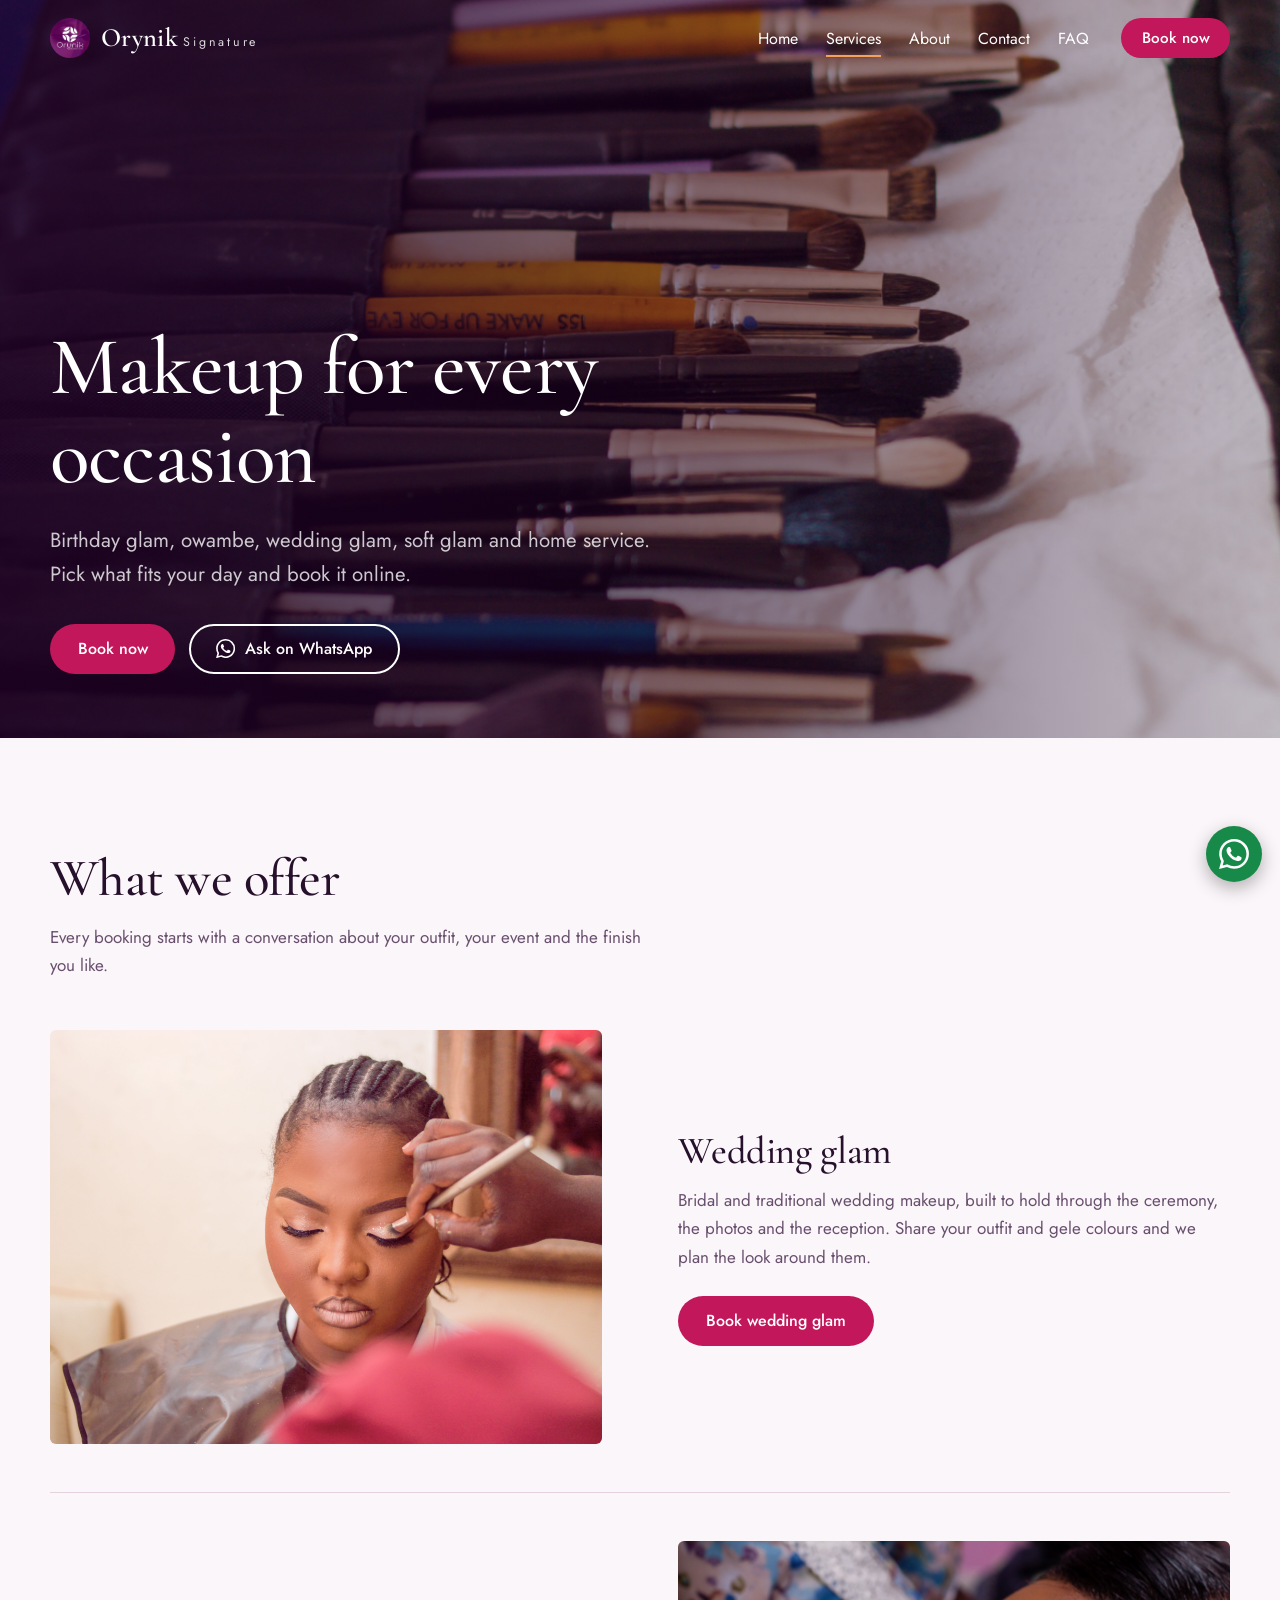
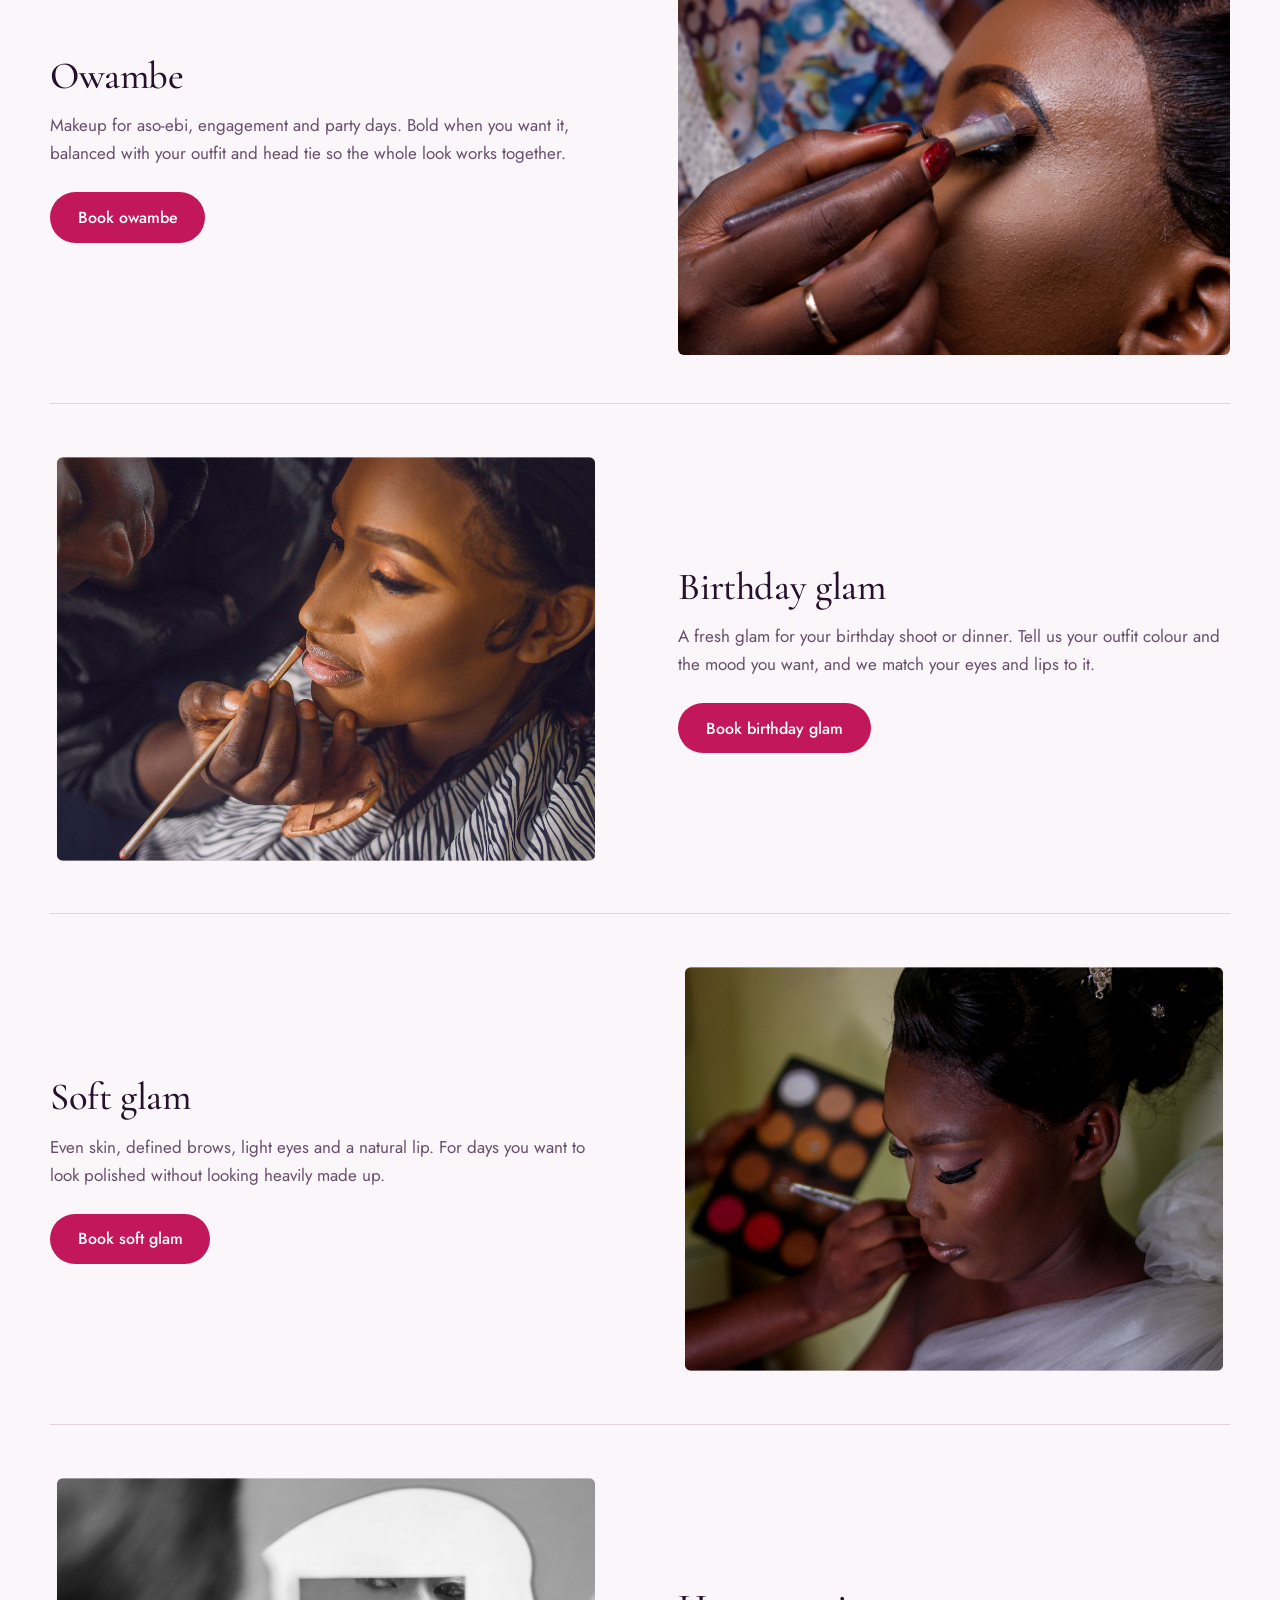
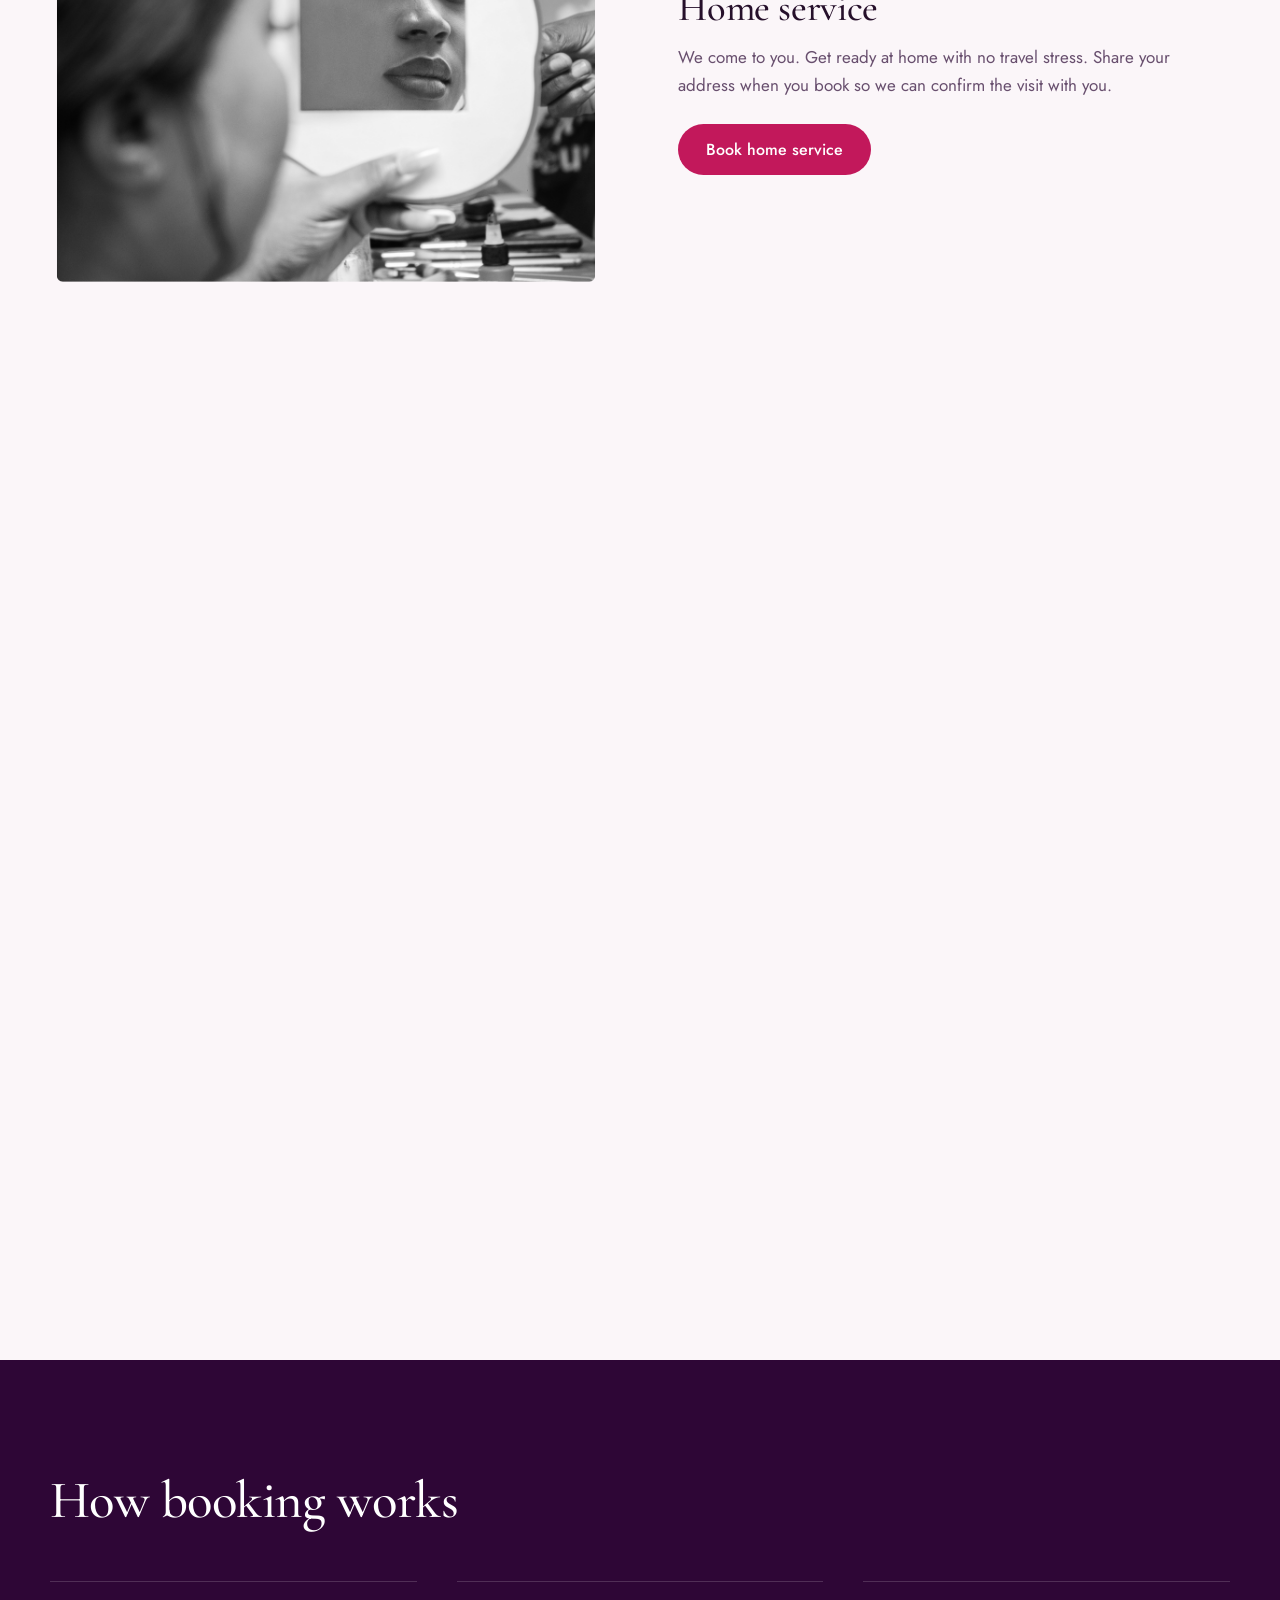
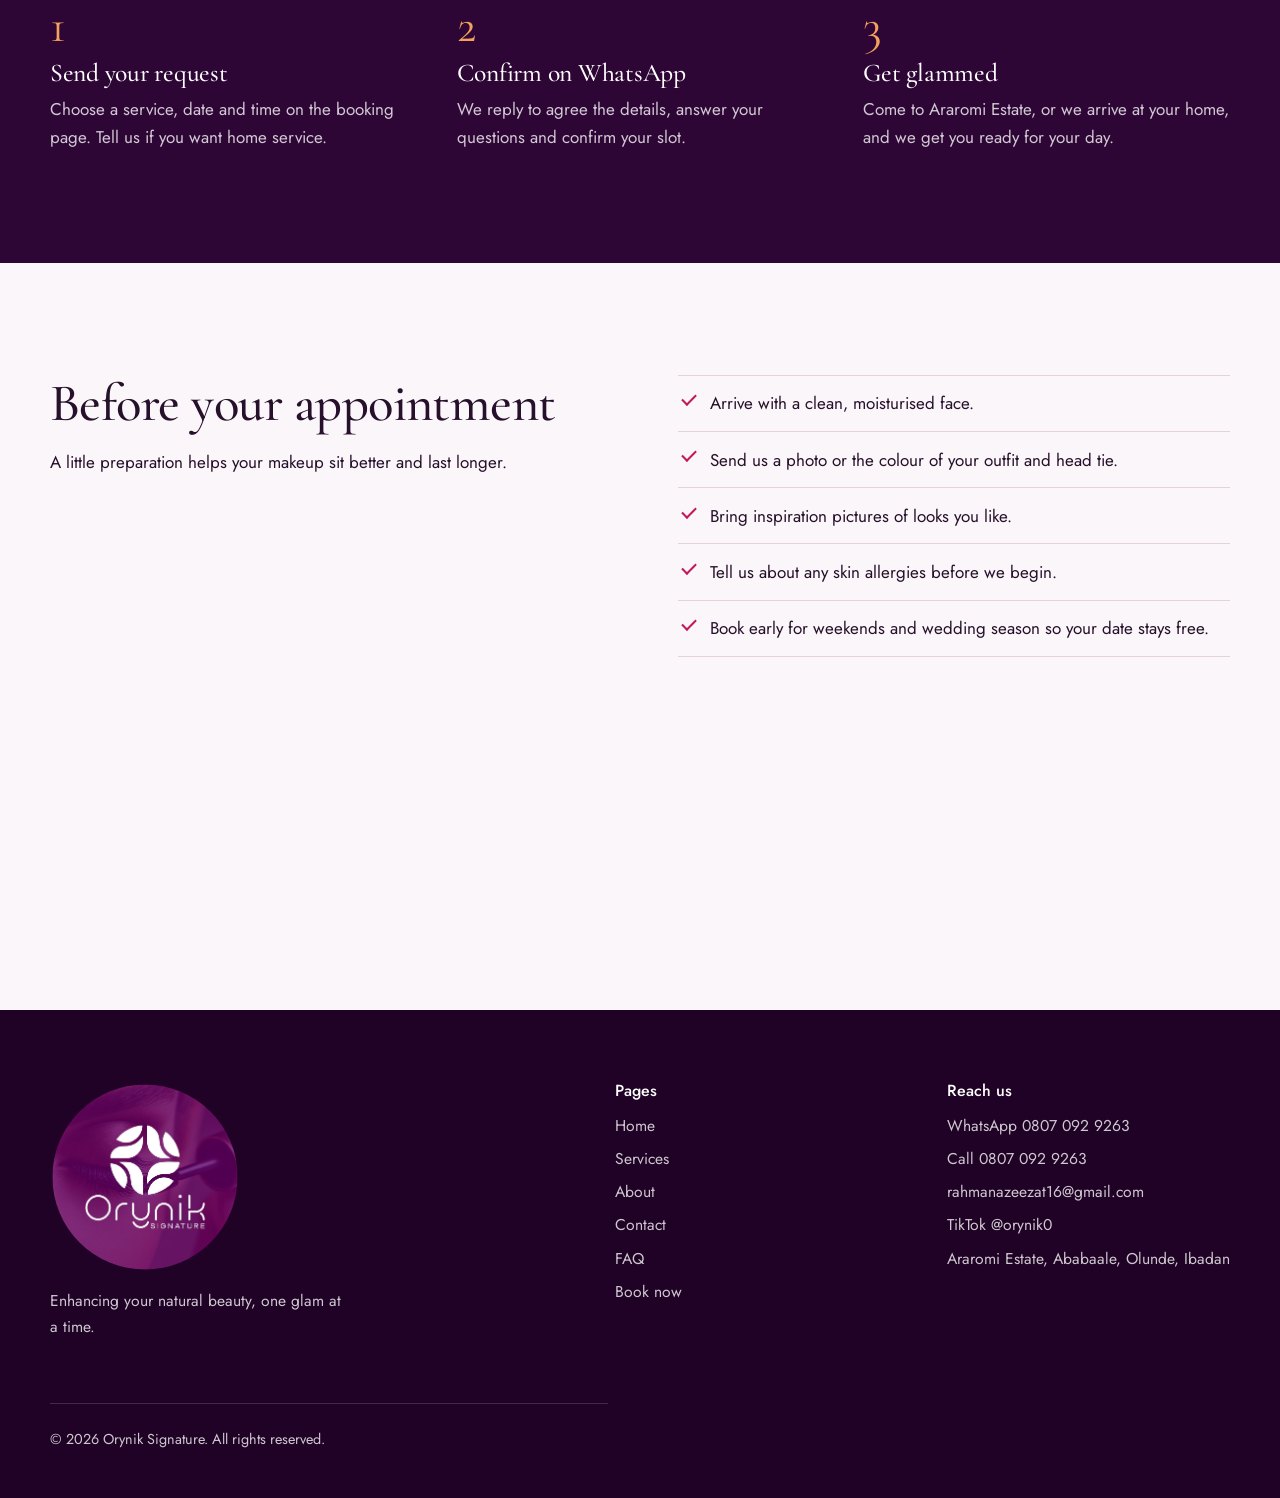
<file: service.html>
<!DOCTYPE html>
<html lang="en">
<head>
<meta charset="utf-8">
<meta name="viewport" content="width=device-width, initial-scale=1">
<title>Services | Orynik Signature</title>
<meta name="description" content="Birthday glam, owambe, wedding glam, soft glam and home service makeup in Ibadan by Orynik Signature.">
<meta name="theme-color" content="#2e0636">
<meta property="og:title" content="Services | Orynik Signature">
<meta property="og:description" content="Birthday glam, owambe, wedding glam, soft glam and home service makeup in Ibadan by Orynik Signature.">
<meta property="og:image" content="flyer.jpg">
<link rel="icon" href="logo.jpg" type="image/jpeg">
<link rel="preconnect" href="https://fonts.googleapis.com">
<link rel="preconnect" href="https://fonts.gstatic.com" crossorigin>
<link href="https://fonts.googleapis.com/css2?family=Cormorant+Garamond:ital,wght@0,500;0,600;1,500&family=Jost:wght@300;400;500&display=swap" rel="stylesheet">
<link rel="stylesheet" href="style.css">
</head>
<body class="">
<svg width="0" height="0" style="position:absolute" aria-hidden="true" focusable="false">
  <symbol id="i-wa" viewBox="0 0 24 24"><path d="M17.472 14.382c-.297-.149-1.758-.867-2.03-.967-.273-.099-.471-.148-.67.15-.197.297-.767.966-.94 1.164-.173.199-.347.223-.644.075-.297-.15-1.255-.463-2.39-1.475-.883-.788-1.48-1.761-1.653-2.059-.173-.297-.018-.458.13-.606.134-.133.298-.347.446-.52.149-.174.198-.298.298-.497.099-.198.05-.371-.025-.52-.075-.149-.669-1.612-.916-2.207-.242-.579-.487-.5-.669-.51-.173-.008-.371-.01-.57-.01-.198 0-.52.074-.792.372-.272.297-1.04 1.016-1.04 2.479 0 1.462 1.065 2.875 1.213 3.074.149.198 2.096 3.2 5.077 4.487.709.306 1.262.489 1.694.625.712.227 1.36.195 1.871.118.571-.085 1.758-.719 2.006-1.413.248-.694.248-1.289.173-1.413-.074-.124-.272-.198-.57-.347m-5.421 7.403h-.004a9.87 9.87 0 01-5.031-1.378l-.361-.214-3.741.982.998-3.648-.235-.374a9.86 9.86 0 01-1.51-5.26c.001-5.45 4.436-9.884 9.888-9.884 2.64 0 5.122 1.03 6.988 2.898a9.825 9.825 0 012.893 6.994c-.003 5.45-4.437 9.884-9.885 9.884m8.413-18.297A11.815 11.815 0 0012.05 0C5.495 0 .16 5.335.157 11.892c0 2.096.547 4.142 1.588 5.945L.057 24l6.305-1.654a11.882 11.882 0 005.683 1.448h.005c6.554 0 11.89-5.335 11.893-11.893a11.821 11.821 0 00-3.48-8.413Z"/></symbol>
  <symbol id="i-tt" viewBox="0 0 24 24"><path d="M12.525.02c1.31-.02 2.61-.01 3.91-.02.08 1.53.63 3.09 1.75 4.17 1.12 1.11 2.7 1.62 4.24 1.79v4.03c-1.44-.05-2.89-.35-4.2-.97-.57-.26-1.1-.59-1.62-.93-.01 2.92.01 5.84-.02 8.75-.08 1.4-.54 2.79-1.35 3.94-1.31 1.92-3.58 3.17-5.91 3.21-1.43.08-2.86-.31-4.08-1.03-2.02-1.19-3.44-3.37-3.65-5.71-.02-.5-.03-1-.01-1.49.18-1.9 1.12-3.72 2.58-4.96 1.66-1.44 3.98-2.13 6.15-1.72.02 1.48-.04 2.96-.04 4.44-.99-.32-2.15-.23-3.02.37-.63.41-1.11 1.04-1.36 1.75-.21.51-.15 1.07-.14 1.61.24 1.64 1.82 3.02 3.5 2.87 1.12-.01 2.19-.66 2.77-1.61.19-.33.4-.67.41-1.06.1-1.79.06-3.57.07-5.36.01-4.03-.01-8.05.02-12.07z"/></symbol>
  <symbol id="i-mail" viewBox="0 0 24 24"><rect x="3" y="5" width="18" height="14" rx="2"/><path d="m3 7 9 6 9-6"/></symbol>
  <symbol id="i-phone" viewBox="0 0 24 24"><path d="M5 4h4l2 5-2.5 1.5a11 11 0 0 0 5 5L15 13l5 2v4a2 2 0 0 1-2 2A16 16 0 0 1 3 6a2 2 0 0 1 2-2z"/></symbol>
  <symbol id="i-pin" viewBox="0 0 24 24"><path d="M12 21s-7-6.2-7-11a7 7 0 0 1 14 0c0 4.8-7 11-7 11z"/><circle cx="12" cy="10" r="2.5"/></symbol>
</svg>
<a class="skip-link" href="#main">Skip to content</a>
<header class="site-header" id="siteHeader">
  <div class="container site-header__bar">
    <a class="brand" href="index.html" aria-label="Orynik Signature, home">
      <img src="logo.jpg" alt="" loading="lazy" width="40" height="40">
      <span class="brand__name">Orynik<small>Signature</small></span>
    </a>
    <button class="nav-toggle" type="button" aria-expanded="false" aria-controls="primaryNav">
      <span class="nav-toggle__bars"></span><span class="visually-hidden">Menu</span>
    </button>
    <nav class="primary-nav" id="primaryNav" aria-label="Main">
      <ul><li><a href="index.html">Home</a></li><li><a href="service.html" aria-current="page">Services</a></li><li><a href="about.html">About</a></li><li><a href="contact.html">Contact</a></li><li><a href="faq.html">FAQ</a></li></ul>
      <a class="btn btn--primary btn--small" href="booknow.html">Book now</a>
    </nav>
  </div>
</header>
<main id="main">

<section class="hero hero--slides" aria-labelledby="svc-title">
  <img class="hero__media" src="makeup1.jpg" alt="" fetchpriority="high" width="1600" height="900">
  <div class="hero__shade"></div>
  <div class="hero__inner">
    <div class="container">
      <div class="hero__content">
        <h1 id="svc-title">Makeup for every occasion</h1>
        <p class="hero__lede">Birthday glam, owambe, wedding glam, soft glam and home service. Pick what fits your day and book it online.</p>
        <div class="btn-row">
          <a class="btn btn--primary" href="booknow.html">Book now</a>
          <a class="btn btn--ghost" href="https://wa.me/2348070929263?text=Hello%20Orynik%20Signature%2C%20I%20would%20like%20to%20ask%20about%20your%20services." target="_blank" rel="noopener"><svg class="icon" aria-hidden="true"><use href="#i-wa"/></svg>Ask on WhatsApp</a>
        </div>
      </div>
    </div>
  </div>
</section>

<section class="section" aria-labelledby="list-title">
  <div class="container">
    <div class="section__head"><h2 id="list-title">What we offer</h2><p>Every booking starts with a conversation about your outfit, your event and the finish you like.</p></div>
    <div>
      <article class="service">
        <div class="service__media"><img src="pexels-chidy-30576964.jpg" data-fallback="image4.PNG" alt="A bride in aso-oke and gele with glowing bridal makeup" loading="lazy" width="800" height="600"></div>
        <div class="service__body">
          <h3>Wedding glam</h3>
          <p>Bridal and traditional wedding makeup, built to hold through the ceremony, the photos and the reception. Share your outfit and gele colours and we plan the look around them.</p>
          <a class="btn btn--primary" href="booknow.html?service=Wedding%20glam">Book wedding glam</a>
        </div>
      </article>
      <article class="service">
        <div class="service__media"><img src="pexels-wayne-fotografias-1812121-11447772.jpg" data-fallback="image3.PNG" alt="Owambe makeup with gold eyeshadow and glossy lips" loading="lazy" width="800" height="600"></div>
        <div class="service__body">
          <h3>Owambe</h3>
          <p>Makeup for aso-ebi, engagement and party days. Bold when you want it, balanced with your outfit and head tie so the whole look works together.</p>
          <a class="btn btn--primary" href="booknow.html?service=Owambe">Book owambe</a>
        </div>
      </article>
      <article class="service">
        <div class="service__media"><img src="pexels-chidy-31141635.jpg" data-fallback="image2.jpg" alt="Birthday glam with peach and gold eyes and pink gloss" loading="lazy" width="800" height="600"></div>
        <div class="service__body">
          <h3>Birthday glam</h3>
          <p>A fresh glam for your birthday shoot or dinner. Tell us your outfit colour and the mood you want, and we match your eyes and lips to it.</p>
          <a class="btn btn--primary" href="booknow.html?service=Birthday%20glam">Book birthday glam</a>
        </div>
      </article>
      <article class="service">
        <div class="service__media"><img src="pexels-chidy-34049570.jpg" data-fallback="image2.jpg" alt="Soft glam look with a glowing base" loading="lazy" width="800" height="600"></div>
        <div class="service__body">
          <h3>Soft glam</h3>
          <p>Even skin, defined brows, light eyes and a natural lip. For days you want to look polished without looking heavily made up.</p>
          <a class="btn btn--primary" href="booknow.html?service=Soft%20glam">Book soft glam</a>
        </div>
      </article>
      <article class="service">
        <div class="service__media"><img src="pexels-stephanefabricebass-11015104.jpg" data-fallback="image1.jpg" alt="Makeup artist session at a client's home" loading="lazy" width="800" height="600"></div>
        <div class="service__body">
          <h3>Home service</h3>
          <p>We come to you. Get ready at home with no travel stress. Share your address when you book so we can confirm the visit with you.</p>
          <a class="btn btn--primary" href="booknow.html?location=home">Book home service</a>
        </div>
      </article>
    </div>
  </div>
</section>

<section class="section" aria-labelledby="flyer-title">
  <div class="container">
    <div class="split">
      <div class="split__media"><img src="flyer.jpg" alt="Orynik Signature flyer listing birthday glam, owambe, home service, wedding glam and soft glam, with WhatsApp 08070929263" loading="lazy" width="1200" height="1500"></div>
      <div>
        <h2 id="flyer-title">Everything in one place</h2>
        <p style="margin-top:1rem">Our flyer lists the services we take bookings for. Save it, share it with a friend, or send it to the group chat.</p>
        <ul class="ticklist" style="margin:1.5rem 0 2rem">
          <li>Birthday glam</li><li>Owambe</li><li>Wedding glam</li><li>Soft glam</li><li>Home service</li>
        </ul>
        <p><svg class="icon icon--stroke" aria-hidden="true"><use href="#i-pin"/></svg> Araromi Estate, Ababaale, Olunde, Ibadan</p>
        <p><svg class="icon" aria-hidden="true"><use href="#i-wa"/></svg> <a href="https://wa.me/2348070929263" target="_blank" rel="noopener">08070929263</a></p>
        <a class="btn btn--ghost-dark" href="flyer.jpg" download="orynik-signature-flyer.jpg">Download the flyer</a>
      </div>
    </div>
  </div>
</section>

<section class="section section--dark" aria-labelledby="how-title">
  <div class="container">
    <div class="section__head"><h2 id="how-title">How booking works</h2></div>
    <ol class="steps">
      <li><h3>Send your request</h3><p>Choose a service, date and time on the booking page. Tell us if you want home service.</p></li>
      <li><h3>Confirm on WhatsApp</h3><p>We reply to agree the details, answer your questions and confirm your slot.</p></li>
      <li><h3>Get glammed</h3><p>Come to Araromi Estate, or we arrive at your home, and we get you ready for your day.</p></li>
    </ol>
  </div>
</section>

<section class="section" aria-labelledby="prep-title">
  <div class="container">
    <div class="split split--top">
      <div><h2 id="prep-title">Before your appointment</h2><p style="margin-top:1rem">A little preparation helps your makeup sit better and last longer.</p></div>
      <ul class="ticklist">
        <li>Arrive with a clean, moisturised face.</li>
        <li>Send us a photo or the colour of your outfit and head tie.</li>
        <li>Bring inspiration pictures of looks you like.</li>
        <li>Tell us about any skin allergies before we begin.</li>
        <li>Book early for weekends and wedding season so your date stays free.</li>
      </ul>
    </div>
  </div>
</section>

<section class="cta-band">
  <div class="container cta-band__inner">
    <h2>Ready to pick your date?</h2>
    <a class="btn btn--light" href="booknow.html">Book now</a>
  </div>
</section>

</main>
<footer class="site-footer">
  <div class="container">
    <div class="site-footer__grid">
      <div class="site-footer__brand">
        <img src="logo.jpg" alt="Orynik Signature" loading="lazy" width="190" height="190">
        <p>Enhancing your natural beauty, one glam at a time.</p>
      </div>
      <div>
        <h2>Pages</h2>
        <ul>
          <li><a href="index.html">Home</a></li><li><a href="service.html">Services</a></li>
          <li><a href="about.html">About</a></li><li><a href="contact.html">Contact</a></li>
          <li><a href="faq.html">FAQ</a></li><li><a href="booknow.html">Book now</a></li>
        </ul>
      </div>
      <div>
        <h2>Reach us</h2>
        <ul>
          <li><a href="https://wa.me/2348070929263" target="_blank" rel="noopener">WhatsApp 0807 092 9263</a></li>
          <li><a href="tel:08070929263">Call 0807 092 9263</a></li>
          <li><a href="mailto:rahmanazeezat16@gmail.com">rahmanazeezat16@gmail.com</a></li>
          <li><a href="https://www.tiktok.com/@orynik0" target="_blank" rel="noopener">TikTok @orynik0</a></li>
          <li>Araromi Estate, Ababaale, Olunde, Ibadan</li>
        </ul>
      </div>
    </div>
    <p class="site-footer__legal">&copy; <span id="year">2026</span> Orynik Signature. All rights reserved.</p>
  </div>
</footer>
<a class="wa-float" href="https://wa.me/2348070929263?text=Hello%20Orynik%20Signature%2C%20I%20would%20like%20to%20make%20an%20enquiry." target="_blank" rel="noopener" aria-label="Chat with Orynik Signature on WhatsApp">
  <svg aria-hidden="true"><use href="#i-wa"/></svg>
</a>
<script src="config.js"></script>
<script src="main.js"></script>
</body>
</html>
</file>
<file: style.css>
/* ==========================================================================
   Orynik Signature — main stylesheet (shared by every page)
   --------------------------------------------------------------------------
   1. Tokens          5. Hero + marquee         9. Gallery / video
   2. Base            6. Content sections      10. Forms + booking
   3. Layout          7. Services page         11. FAQ + contact
   4. Header + footer 8. Training              12. Admin
   ========================================================================== */

/* 1. Tokens ---------------------------------------------------------------- */
:root {
  --plum-950: #1f0225;
  --plum-900: #2e0636;
  --plum-800: #44104f;
  --plum-700: #5e1a6b;
  --magenta: #c2185b;
  --magenta-deep: #a01049;
  --amber: #f2a25c;
  --paper: #fbf6f9;
  --blush: #f3e6ef;
  --ink: #26102b;
  --muted: #684f6e;
  --line: #e3d2dd;
  --white: #ffffff;
  --on-dark-muted: rgba(255, 255, 255, 0.78);
  --line-on-dark: rgba(255, 255, 255, 0.16);
  --danger: #b3261e;
  --success: #1b6e43;

  --font-display: "Cormorant Garamond", Georgia, "Times New Roman", serif;
  --font-body: "Jost", system-ui, -apple-system, "Segoe UI", Roboto, sans-serif;

  --header-h: 76px;
  --container: 1180px;
  --radius: 6px;
  --ease: cubic-bezier(0.2, 0.7, 0.2, 1);
}

/* 2. Base ------------------------------------------------------------------ */
*, *::before, *::after { box-sizing: border-box; }
html { scroll-behavior: smooth; -webkit-text-size-adjust: 100%; }
body {
  margin: 0;
  font-family: var(--font-body);
  font-size: 1.0625rem;
  line-height: 1.65;
  color: var(--ink);
  background: var(--paper);
  -webkit-font-smoothing: antialiased;
}
img, video, svg { display: block; max-width: 100%; }
img, video { height: auto; }
h1, h2, h3, h4 { margin: 0; font-family: var(--font-display); font-weight: 500; line-height: 1.08; letter-spacing: -0.01em; }
h1 { font-size: clamp(2.7rem, 6.4vw, 5.2rem); }
h2 { font-size: clamp(2.1rem, 4.4vw, 3.3rem); }
h3 { font-size: 1.6rem; line-height: 1.2; }
p { margin: 0 0 1em; max-width: 62ch; }
ul, ol { margin: 0; padding: 0; list-style: none; }
a { color: inherit; }
button, input, select, textarea { font: inherit; color: inherit; }
:focus-visible { outline: 3px solid var(--magenta); outline-offset: 3px; }
.on-dark :focus-visible, .site-header :focus-visible, .site-footer :focus-visible { outline-color: var(--amber); }
.visually-hidden {
  position: absolute !important; width: 1px; height: 1px; margin: -1px; padding: 0;
  overflow: hidden; clip: rect(0 0 0 0); white-space: nowrap; border: 0;
}
.skip-link {
  position: absolute; left: 1rem; top: -4rem; z-index: 100;
  background: var(--white); color: var(--ink); padding: 0.6rem 1rem; border-radius: var(--radius);
}
.skip-link:focus { top: 1rem; }

/* 3. Layout ---------------------------------------------------------------- */
.container { width: min(100% - 2.5rem, var(--container)); margin-inline: auto; }
.section { padding: clamp(4rem, 9vw, 7rem) 0; }
.section--blush { background: var(--blush); }
.section--dark { background: var(--plum-900); color: var(--white); }
.section--deep { background: var(--plum-800); color: var(--white); }
.section__head { margin-bottom: clamp(2rem, 4vw, 3.25rem); }
.section__head p { margin-top: 1rem; color: var(--muted); }
.on-dark .section__head p, .section--dark .section__head p, .section--deep .section__head p { color: var(--on-dark-muted); }

.split { display: flex; align-items: center; gap: clamp(2rem, 6vw, 5.5rem); }
.split > * { flex: 1 1 0; min-width: 0; }
.split--top { align-items: flex-start; }
.split--reverse { flex-direction: row-reverse; }
.split__media img, .split__media video { width: 100%; border-radius: var(--radius); object-fit: cover; }
.split__media--tall img { aspect-ratio: 4 / 5; }

/* Buttons */
.btn {
  display: inline-flex; align-items: center; justify-content: center; gap: 0.6rem;
  padding: 0.85rem 1.6rem; border: 2px solid transparent; border-radius: 999px;
  font-weight: 500; font-size: 1rem; line-height: 1.2; text-decoration: none; cursor: pointer;
  transition: background-color 0.2s var(--ease), color 0.2s var(--ease), border-color 0.2s var(--ease), transform 0.2s var(--ease);
}
.btn:active { transform: translateY(1px); }
.btn svg { width: 1.2em; height: 1.2em; flex: none; }
.btn--primary { background: var(--magenta); color: var(--white); }
.btn--primary:hover { background: var(--magenta-deep); }
.btn--ghost { border-color: currentColor; background: transparent; color: var(--white); }
.btn--ghost:hover { background: var(--white); border-color: var(--white); color: var(--plum-900); }
.btn--ghost-dark { border-color: var(--ink); color: var(--ink); background: transparent; }
.btn--ghost-dark:hover { background: var(--ink); color: var(--white); }
.btn--whatsapp { background: #178a4a; color: var(--white); }
.btn--whatsapp:hover { background: #126f3b; }
.btn--small { padding: 0.55rem 1.15rem; font-size: 0.95rem; }
.btn[disabled] { opacity: 0.6; cursor: not-allowed; }
.btn-row { display: flex; flex-wrap: wrap; gap: 0.85rem; }

.icon { width: 1.25rem; height: 1.25rem; flex: none; fill: currentColor; }
.icon--stroke { fill: none; stroke: currentColor; stroke-width: 1.7; stroke-linecap: round; stroke-linejoin: round; }

/* 4. Header + footer ------------------------------------------------------- */
.site-header {
  position: fixed; inset: 0 0 auto 0; z-index: 50; color: var(--white);
  transition: background-color 0.3s var(--ease), box-shadow 0.3s var(--ease);
}
.site-header.is-scrolled, .site-header.nav-open { background: rgba(31, 2, 37, 0.97); box-shadow: 0 1px 0 var(--line-on-dark); }
.site-header__bar { display: flex; align-items: center; justify-content: space-between; height: var(--header-h); gap: 1.5rem; }
.brand { display: inline-flex; align-items: center; gap: 0.7rem; text-decoration: none; }
.brand img { width: 40px; height: 40px; border-radius: 50%; object-fit: cover; flex: none; }
.brand__name { font-family: var(--font-display); font-size: 1.65rem; font-weight: 600; line-height: 1; letter-spacing: 0.01em; }
.brand__name small { font-family: var(--font-body); font-size: 0.78rem; font-weight: 400; letter-spacing: 0.22em; margin-left: 0.35rem; opacity: 0.85; }

.primary-nav { display: flex; align-items: center; gap: 2rem; }
.primary-nav ul { display: flex; gap: 1.75rem; }
.primary-nav a:not(.btn) {
  text-decoration: none; font-size: 1rem; padding: 0.35rem 0; position: relative;
  border-bottom: 2px solid transparent; transition: border-color 0.2s var(--ease);
}
.primary-nav a:not(.btn):hover { border-color: rgba(255, 255, 255, 0.55); }
.primary-nav a[aria-current="page"]:not(.btn) { border-color: var(--amber); }

.nav-toggle { display: none; width: 44px; height: 44px; background: none; border: 0; cursor: pointer; position: relative; color: inherit; }
.nav-toggle__bars, .nav-toggle__bars::before, .nav-toggle__bars::after {
  content: ""; position: absolute; left: 10px; width: 24px; height: 2px; background: currentColor;
  transition: transform 0.25s var(--ease), opacity 0.2s;
}
.nav-toggle__bars { top: 21px; }
.nav-toggle__bars::before { top: -7px; left: 0; }
.nav-toggle__bars::after { top: 7px; left: 0; }
.nav-open .nav-toggle__bars { background: transparent; }
.nav-open .nav-toggle__bars::before { transform: translateY(7px) rotate(45deg); }
.nav-open .nav-toggle__bars::after { transform: translateY(-7px) rotate(-45deg); }

.site-footer { background: var(--plum-950); color: var(--on-dark-muted); padding: clamp(3rem, 6vw, 4.5rem) 0 2rem; font-size: 0.98rem; }
.site-footer__grid { display: flex; flex-wrap: wrap; gap: 2.5rem 4rem; justify-content: space-between; }
.site-footer__brand { max-width: 300px; }
.site-footer__brand img { width: 190px; height: 190px; border-radius: 50%; object-fit: cover; margin-bottom: 1rem; }
.site-footer h2 { font-family: var(--font-body); font-size: 1rem; font-weight: 500; color: var(--white); margin-bottom: 0.9rem; letter-spacing: 0; }
.site-footer li + li { margin-top: 0.45rem; }
.site-footer a { text-decoration: none; }
.site-footer a:hover { color: var(--white); text-decoration: underline; text-underline-offset: 3px; }
.site-footer__legal { margin-top: 3rem; padding-top: 1.5rem; border-top: 1px solid var(--line-on-dark); font-size: 0.9rem; }

.wa-float {
  position: fixed; right: 1.1rem; bottom: 1.1rem; z-index: 40;
  width: 56px; height: 56px; border-radius: 50%; background: #178a4a; color: var(--white);
  display: grid; place-items: center; box-shadow: 0 6px 18px rgba(0, 0, 0, 0.3);
  transition: transform 0.2s var(--ease), background-color 0.2s;
}
.wa-float:hover { background: #126f3b; transform: scale(1.06); }
.wa-float svg { width: 30px; height: 30px; fill: currentColor; }

/* 5. Hero + marquee -------------------------------------------------------- */
.hero { position: relative; min-height: 100vh; min-height: 100svh; display: flex; align-items: flex-end; color: var(--white); background: var(--plum-950); overflow: hidden; }
.hero__media { position: absolute; inset: 0; width: 100%; height: 100%; object-fit: cover; }
.hero__shade {
  position: absolute; inset: 0;
  background: linear-gradient(90deg, rgba(31, 2, 37, 0.88) 0%, rgba(31, 2, 37, 0.55) 55%, rgba(31, 2, 37, 0.25) 100%);
}
.hero__inner { position: relative; z-index: 1; width: 100%; padding: calc(var(--header-h) + 3rem) 0 0; }
.hero__content { max-width: 780px; padding-bottom: clamp(2.5rem, 6vw, 4rem); }
.hero h1 { margin-bottom: 1.5rem; }
.hero__lede { font-size: clamp(1.1rem, 1.6vw, 1.3rem); color: var(--on-dark-muted); margin-bottom: 2rem; max-width: 52ch; }
.hero__facts {
  position: relative; z-index: 1; display: flex; flex-wrap: wrap; gap: 0.75rem 3rem;
  padding: 1.25rem 0; border-top: 1px solid var(--line-on-dark); font-size: 0.98rem; color: var(--on-dark-muted);
}
.hero__facts span { display: inline-flex; align-items: center; gap: 0.6rem; }

.hero--slides { min-height: 82vh; min-height: 82svh; }
.hero__slides { position: absolute; inset: 0; }
.hero__slide { position: absolute; inset: 0; width: 100%; height: 100%; object-fit: cover; opacity: 0; transition: opacity 1.4s ease; }
.hero__slide.is-active { opacity: 1; }

.marquee { overflow: hidden; background: var(--plum-950); padding: 1.25rem 0; }
.marquee__track { display: flex; width: max-content; animation: marquee 48s linear infinite; }
.marquee:hover .marquee__track { animation-play-state: paused; }
.marquee__item { flex: none; width: clamp(170px, 21vw, 250px); aspect-ratio: 4 / 5; margin-right: 1rem; border-radius: var(--radius); overflow: hidden; background: var(--plum-800); }
.marquee__item img { width: 100%; height: 100%; object-fit: cover; }
@keyframes marquee { to { transform: translateX(-50%); } }

/* Scroll reveals share one pace so section movement and image settling feel coordinated. */
.motion-section { opacity: 0; transform: translateY(22px); transition: opacity 650ms ease, transform 650ms var(--ease); }
.motion-section.is-visible { opacity: 1; transform: translateY(0); }
.motion-image { transform: scale(0.975); transition: transform 750ms var(--ease); }
.motion-image.is-visible { transform: scale(1); }
.hero__content { animation: hero-enter 750ms var(--ease) both; }
@keyframes hero-enter { from { opacity: 0; transform: translateY(18px); } to { opacity: 1; transform: translateY(0); } }

/* 6. Content sections ------------------------------------------------------ */
.reasons { margin-top: 0.5rem; }
.reasons li { padding: 1.2rem 0 1.2rem 1.5rem; border-top: 1px solid var(--line); position: relative; }
.reasons li:last-child { border-bottom: 1px solid var(--line); }
.reasons li::before { content: ""; position: absolute; left: 0; top: 1.75rem; width: 0.6rem; height: 0.6rem; border-radius: 50%; background: var(--magenta); }
.reasons h3 { margin-bottom: 0.25rem; }
.reasons p { margin: 0; color: var(--muted); }
.reasons-intro h2 { margin-bottom: 1.5rem; }

.admin-strip { background: var(--plum-950); color: var(--on-dark-muted); padding: 1.75rem 0; }
.admin-strip__inner { display: flex; align-items: center; justify-content: space-between; gap: 1rem; flex-wrap: wrap; }
.admin-strip p { margin: 0; font-size: 0.95rem; }

/* Inner-page heads */
.page-head { background: var(--plum-900); color: var(--white); padding: calc(var(--header-h) + clamp(3rem, 7vw, 5rem)) 0 clamp(3rem, 6vw, 4.5rem); }
.page-head--about { background: linear-gradient(90deg, rgba(31, 2, 37, 0.84), rgba(31, 2, 37, 0.38)), url("makeup2.jpg") center 40% / cover no-repeat; }
.page-head--contact { background: linear-gradient(90deg, rgba(31, 2, 37, 0.84), rgba(31, 2, 37, 0.38)), url("makeup3.jpg") center 40% / cover no-repeat; }
.page-head h1 { font-size: clamp(2.6rem, 5.6vw, 4.4rem); margin-bottom: 1rem; }
.page-head p { color: var(--on-dark-muted); font-size: 1.15rem; margin: 0; }

/* About */
.principles { display: flex; gap: 2.5rem; flex-wrap: wrap; }
.principles > div { flex: 1 1 240px; border-top: 2px solid var(--magenta); padding-top: 1.1rem; }
.principles h3 { margin-bottom: 0.4rem; }
.principles p { color: var(--muted); margin: 0; }
.photo-pair { display: flex; gap: 1rem; }
.photo-pair img { flex: 1 1 0; min-width: 0; aspect-ratio: 3 / 4; object-fit: cover; border-radius: var(--radius); }
.lockup { width: min(100%, 360px); margin-bottom: 1.5rem; }

/* 7. Services page --------------------------------------------------------- */
.service { display: flex; align-items: center; gap: clamp(2rem, 6vw, 5rem); padding: clamp(2rem, 4vw, 3rem) 0; border-top: 1px solid var(--line); }
.service:first-child { border-top: 0; padding-top: 0; }
.service:nth-child(even) { flex-direction: row-reverse; }
.service__media { flex: 1 1 0; min-width: 0; }
.service__media img { width: 100%; aspect-ratio: 4 / 3; object-fit: cover; border-radius: var(--radius); }
.service__body { flex: 1 1 0; min-width: 0; }
.service__body h3 { font-size: clamp(1.9rem, 3vw, 2.5rem); margin-bottom: 0.75rem; }
.service__body p { color: var(--muted); }
.service__body .btn { margin-top: 0.5rem; }

.reel { display: flex; gap: 1rem; }
.reel__item { flex: 1 1 0; min-width: 0; border-radius: var(--radius); overflow: hidden; background: var(--plum-800); }
.reel__item video { width: 100%; aspect-ratio: 9 / 14; object-fit: cover; background: var(--plum-800); }

.steps { display: flex; gap: 2.5rem; flex-wrap: wrap; counter-reset: step; }
.steps li { flex: 1 1 240px; counter-increment: step; border-top: 1px solid var(--line-on-dark); padding-top: 1.25rem; }
.steps li::before { content: counter(step); display: block; font-family: var(--font-display); font-size: 3rem; line-height: 1; color: var(--amber); margin-bottom: 0.5rem; }
.steps h3 { margin-bottom: 0.4rem; }
.steps p { color: var(--on-dark-muted); margin: 0; }

.ticklist li { position: relative; padding: 0.85rem 0 0.85rem 2rem; border-top: 1px solid var(--line); }
.ticklist li:last-child { border-bottom: 1px solid var(--line); }
.ticklist li::before { content: ""; position: absolute; left: 0.2rem; top: 1.15rem; width: 0.9rem; height: 0.5rem; border-left: 2px solid var(--magenta); border-bottom: 2px solid var(--magenta); transform: rotate(-45deg); }
.ticklist--dark li { border-color: var(--line-on-dark); }
.ticklist--dark li::before { border-color: var(--amber); }

.cta-band { background: var(--magenta); color: var(--white); padding: clamp(3rem, 6vw, 4.5rem) 0; }
.cta-band__inner { display: flex; align-items: center; justify-content: space-between; gap: 2rem; flex-wrap: wrap; }
.cta-band h2 { font-size: clamp(1.9rem, 3.6vw, 2.8rem); max-width: 20ch; }
.cta-band .btn--light { background: var(--white); color: var(--magenta-deep); }
.cta-band .btn--light:hover { background: var(--plum-900); color: var(--white); }

/* 8. Training -------------------------------------------------------------- */
.training__question { font-size: clamp(2rem, 4vw, 3rem); margin-bottom: 1.25rem; }
.training__answer { font-family: var(--font-display); font-size: clamp(3.5rem, 8vw, 6rem); line-height: 0.95; color: var(--amber); margin: 0 0 1.25rem; }
.training p { color: var(--on-dark-muted); }
.training .btn-row { margin-top: 1.75rem; }

/* 9. Gallery --------------------------------------------------------------- */
.gallery { display: flex; flex-direction: column; gap: 1rem; }
.gallery__row { display: flex; gap: 1rem; }
.gallery__item { position: relative; flex: 1 1 0; min-width: 0; height: clamp(300px, 42vw, 520px); border-radius: var(--radius); overflow: hidden; background: var(--plum-800); }
.gallery__item--wide { flex-grow: 1.5; }
.gallery__item img, .gallery__item video { width: 100%; height: 100%; object-fit: cover; }

/* 10. Forms + booking ------------------------------------------------------ */
.form { display: flex; flex-direction: column; gap: 1.35rem; }
.form__row { display: flex; gap: 1.25rem; }
.form__row > * { flex: 1 1 0; min-width: 0; }
.field label, .field legend { display: block; font-weight: 500; margin-bottom: 0.4rem; padding: 0; }
.field .optional { font-weight: 400; color: var(--muted); }
.field input, .field select, .field textarea {
  width: 100%; padding: 0.8rem 0.95rem; background: var(--white); border: 1.5px solid #cdb6c7; border-radius: var(--radius);
  transition: border-color 0.2s, box-shadow 0.2s;
}
.field textarea { min-height: 120px; resize: vertical; }
.field input:hover, .field select:hover, .field textarea:hover { border-color: var(--plum-700); }
.field input:focus, .field select:focus, .field textarea:focus { outline: none; border-color: var(--magenta); box-shadow: 0 0 0 3px rgba(194, 24, 91, 0.2); }
.field [aria-invalid="true"] { border-color: var(--danger); }
.field__hint { font-size: 0.9rem; color: var(--muted); margin: 0.35rem 0 0; }
.field__error { font-size: 0.92rem; color: var(--danger); margin: 0.35rem 0 0; min-height: 0; }
.field fieldset { border: 0; margin: 0; padding: 0; }
.choice-group { display: flex; flex-wrap: wrap; gap: 0.75rem; }
.choice { position: relative; flex: 1 1 220px; }
.choice input { position: absolute; opacity: 0; inset: 0; width: 100%; height: 100%; margin: 0; cursor: pointer; }
.choice span { display: block; padding: 0.8rem 0.95rem; border: 1.5px solid #cdb6c7; border-radius: var(--radius); background: var(--white); transition: border-color 0.2s, background-color 0.2s; }
.choice input:checked + span { border-color: var(--magenta); background: #fdeaf2; }
.choice input:focus-visible + span { outline: 3px solid var(--magenta); outline-offset: 2px; }
.choice strong { display: block; font-weight: 500; }
.choice small { color: var(--muted); }
.form__alert { padding: 0.9rem 1rem; border-left: 4px solid var(--danger); background: #fdecea; color: #6a1510; border-radius: 0 var(--radius) var(--radius) 0; }

.booking-layout { display: flex; gap: clamp(2rem, 5vw, 4.5rem); align-items: flex-start; }
.booking-layout__form { flex: 1.6 1 0; min-width: 0; }
.booking-layout__aside { flex: 1 1 0; min-width: 0; position: sticky; top: calc(var(--header-h) + 1.5rem); }
.booking-layout__aside img { border-radius: var(--radius); margin-bottom: 1.5rem; }
.contact-list li { display: flex; gap: 0.85rem; align-items: flex-start; padding: 0.7rem 0; }
.contact-list svg { margin-top: 0.3rem; color: var(--magenta); }
.contact-list a { text-underline-offset: 3px; }
.contact-list strong { display: block; font-weight: 500; }

.confirmation { border: 1.5px solid var(--line); background: var(--white); border-radius: var(--radius); padding: clamp(1.5rem, 4vw, 2.5rem); }
.confirmation h2 { font-size: clamp(1.9rem, 3.6vw, 2.6rem); margin-bottom: 0.75rem; }
.summary { margin: 1.5rem 0; }
.summary div { display: flex; gap: 1rem; padding: 0.6rem 0; border-top: 1px solid var(--line); }
.summary dt { flex: 0 0 9rem; color: var(--muted); }
.summary dd { margin: 0; flex: 1; }

/* 11. FAQ + contact -------------------------------------------------------- */
.faq { max-width: 820px; }
.faq details { border-top: 1px solid var(--line); }
.faq details:last-child { border-bottom: 1px solid var(--line); }
.faq summary { display: flex; justify-content: space-between; align-items: center; gap: 1rem; padding: 1.3rem 0; cursor: pointer; list-style: none; font-family: var(--font-display); font-size: 1.55rem; line-height: 1.2; font-weight: 500; }
.faq summary::-webkit-details-marker { display: none; }
.faq summary::after { content: "+"; flex: none; font-family: var(--font-body); font-size: 1.6rem; font-weight: 300; color: var(--magenta); transition: transform 0.25s var(--ease); }
.faq details[open] summary::after { transform: rotate(45deg); }
.faq summary:hover { color: var(--magenta-deep); }
.faq__answer { padding: 0 0 1.4rem; color: var(--muted); }
.faq__answer p:last-child { margin-bottom: 0; }

.map-frame { width: 100%; height: 380px; border: 0; border-radius: var(--radius); background: var(--blush); }

/* 12. Admin ---------------------------------------------------------------- */
.admin-login { max-width: 440px; }
.admin-login .form { margin-top: 1.5rem; }
.admin-bar { display: flex; flex-wrap: wrap; gap: 1rem; align-items: flex-end; justify-content: space-between; margin-bottom: 1.5rem; }
.admin-tools { display: flex; flex-wrap: wrap; gap: 0.75rem; align-items: center; }
.admin-tools input[type="search"] { padding: 0.6rem 0.9rem; border: 1.5px solid #cdb6c7; border-radius: 999px; background: var(--white); min-width: 220px; }
.admin-stats { display: flex; flex-wrap: wrap; gap: 2.5rem; margin-bottom: 2rem; }
.admin-stats div { border-left: 3px solid var(--magenta); padding-left: 0.9rem; }
.admin-stats strong { display: block; font-family: var(--font-display); font-size: 2.4rem; line-height: 1; font-weight: 500; }
.admin-stats span { color: var(--muted); font-size: 0.95rem; }
.filter-tabs { display: flex; gap: 0.4rem; flex-wrap: wrap; margin-bottom: 1.25rem; }
.filter-tabs button { padding: 0.45rem 1rem; border: 1.5px solid var(--line); border-radius: 999px; background: transparent; cursor: pointer; font-size: 0.95rem; }
.filter-tabs button[aria-pressed="true"] { background: var(--plum-900); border-color: var(--plum-900); color: var(--white); }
.table-wrap { overflow-x: auto; border: 1px solid var(--line); border-radius: var(--radius); background: var(--white); }
.bookings-table { width: 100%; border-collapse: collapse; font-size: 0.98rem; }
.bookings-table th { text-align: left; font-weight: 500; padding: 0.9rem 1rem; background: var(--blush); white-space: nowrap; }
.bookings-table td { padding: 0.95rem 1rem; border-top: 1px solid var(--line); vertical-align: top; }
.bookings-table small { color: var(--muted); display: block; }
.bookings-table select { padding: 0.35rem 0.5rem; border: 1.5px solid #cdb6c7; border-radius: var(--radius); background: var(--white); }
.row-actions { display: flex; gap: 0.5rem; flex-wrap: wrap; }
.link-btn { background: none; border: 0; padding: 0; cursor: pointer; color: var(--magenta-deep); text-decoration: underline; text-underline-offset: 3px; font-size: 0.95rem; }
.link-btn--danger { color: var(--danger); }
.empty-state { padding: 3rem 1.5rem; text-align: center; color: var(--muted); }
.empty-state p { margin-inline: auto; }
.note { font-size: 0.92rem; color: var(--muted); margin-top: 1.25rem; max-width: 80ch; }
[hidden] { display: none !important; }

/* Responsive --------------------------------------------------------------- */
@media (max-width: 1000px) {
  .nav-toggle { display: block; }
  .primary-nav {
    position: absolute; top: var(--header-h); left: 0; right: 0; flex-direction: column; align-items: stretch;
    gap: 1.25rem; padding: 1rem 1.25rem 1.75rem; background: var(--plum-950); display: none;
    border-top: 1px solid var(--line-on-dark);
  }
  .nav-open .primary-nav { display: flex; }
  .primary-nav ul { flex-direction: column; gap: 0; }
  .primary-nav li a:not(.btn) { display: block; padding: 0.85rem 0; border-bottom: 1px solid var(--line-on-dark); }
  .primary-nav a[aria-current="page"]:not(.btn) { color: var(--amber); }
  .primary-nav .btn { align-self: flex-start; }
}

@media (max-width: 768px) {
  /* Split sections switch from flex to plain block flow on small screens */
  .split, .split--reverse { display: block; }
  .split__media { margin-top: 2rem; }
  .split--reverse .split__media { margin: 0 0 2rem; }
  .service, .service:nth-child(even) { display: block; }
  .service__media { margin-bottom: 1.5rem; }
  .booking-layout { display: block; }
  .booking-layout__aside { position: static; margin-top: 3rem; }
  .form__row { flex-direction: column; gap: 1.35rem; }
  .reel { flex-direction: column; }
  .reel__item video { aspect-ratio: 9 / 12; }
  .hero__shade { background: linear-gradient(180deg, rgba(31, 2, 37, 0.55) 0%, rgba(31, 2, 37, 0.85) 100%); }
  .summary div { flex-direction: column; gap: 0.1rem; }
  .summary dt { flex: none; }

  /* Bookings table becomes stacked cards */
  .bookings-table thead { position: absolute; left: -9999px; }
  .bookings-table, .bookings-table tbody, .bookings-table tr, .bookings-table td { display: block; width: 100%; }
  .bookings-table tr { padding: 0.75rem 0; border-top: 1px solid var(--line); }
  .bookings-table tr:first-child { border-top: 0; }
  .bookings-table td { border: 0; padding: 0.3rem 1rem; }
  .bookings-table td::before { content: attr(data-label); display: block; font-size: 0.82rem; color: var(--muted); }
}

@media (max-width: 560px) {
  .gallery__row { flex-direction: column; }
  .gallery__item, .gallery__item--wide { flex: none; width: 100%; height: 380px; }
  .photo-pair { flex-direction: column; }
  .brand__name small { display: none; }
  .hero__facts { gap: 0.5rem 2rem; }
  .btn-row .btn { flex: 1 1 100%; }
}

@media (prefers-reduced-motion: reduce) {
  html { scroll-behavior: auto; }
  .marquee__track { animation: none; overflow-x: auto; }
  .hero__slide { transition: none; }
  .motion-section, .motion-image { opacity: 1; transform: none; transition: none; }
  .hero__content { animation: none; }
  * { transition-duration: 0.01ms !important; }
}
</file>
